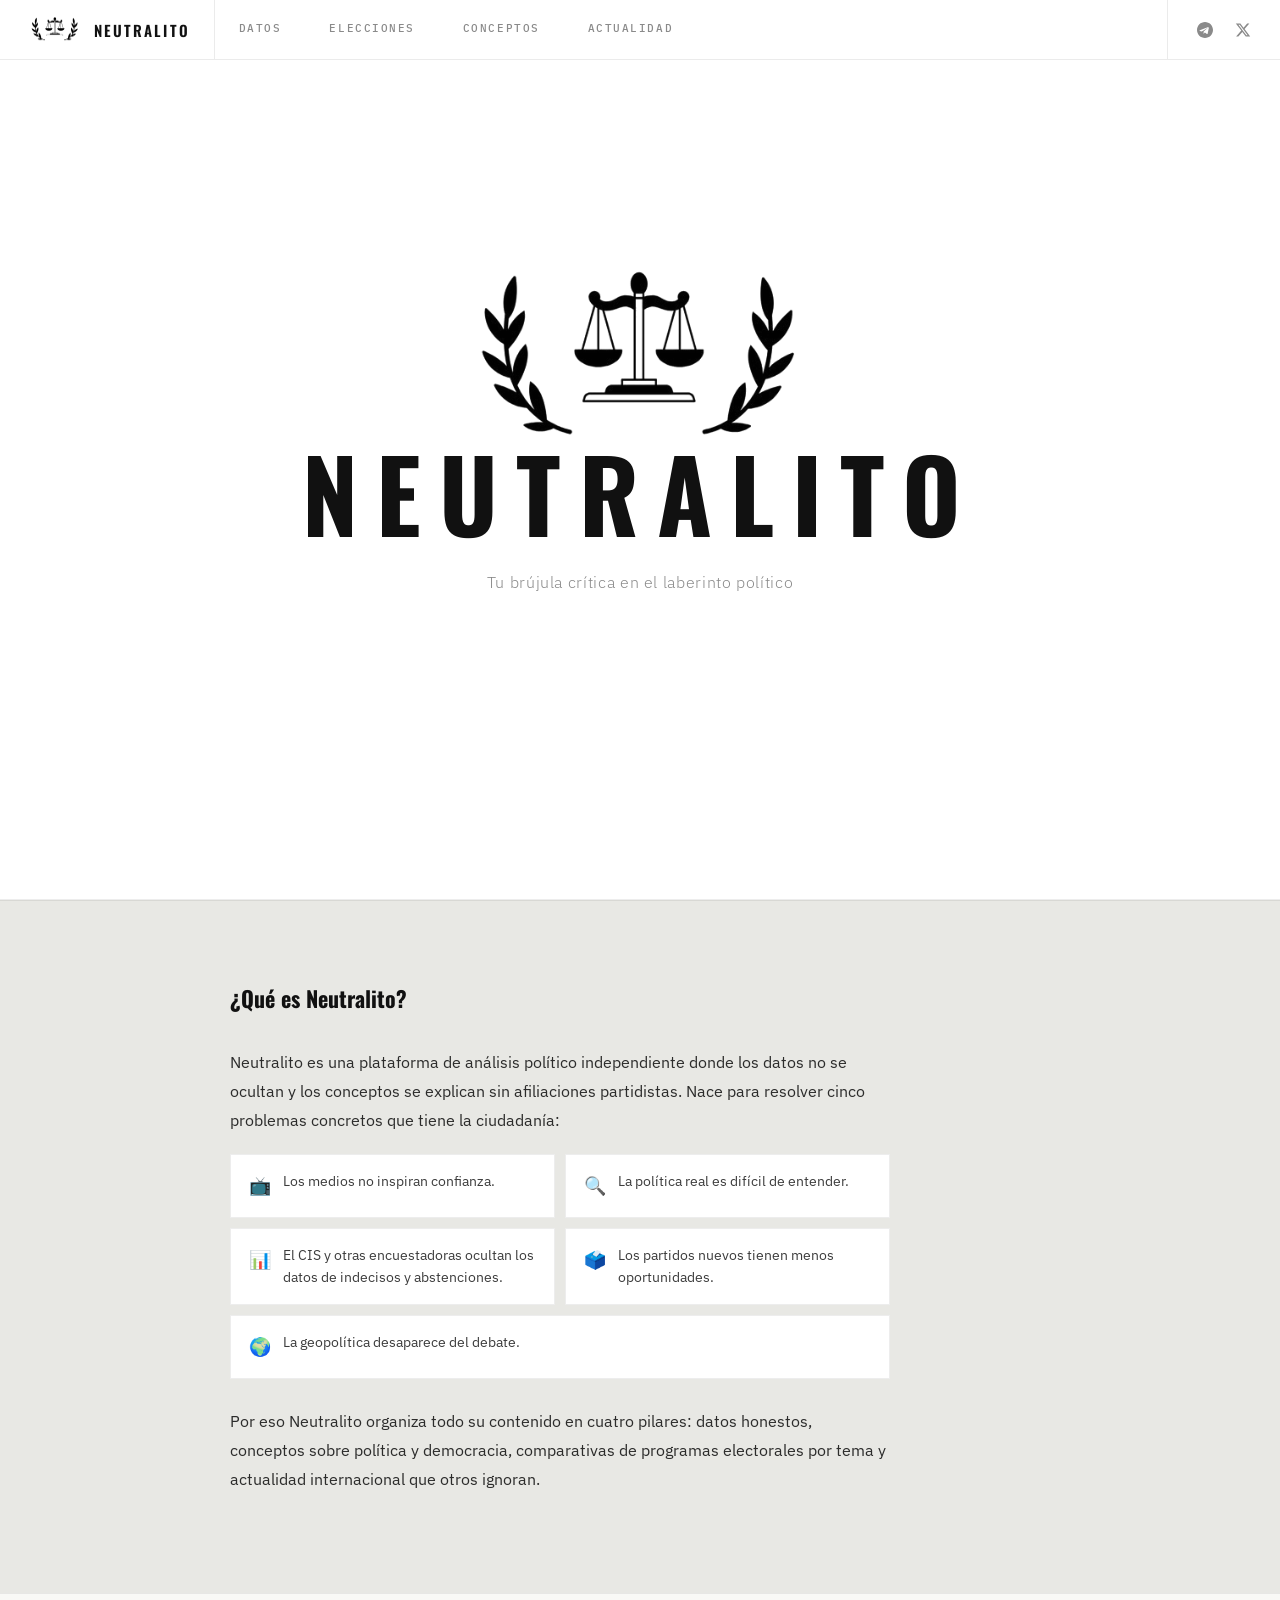
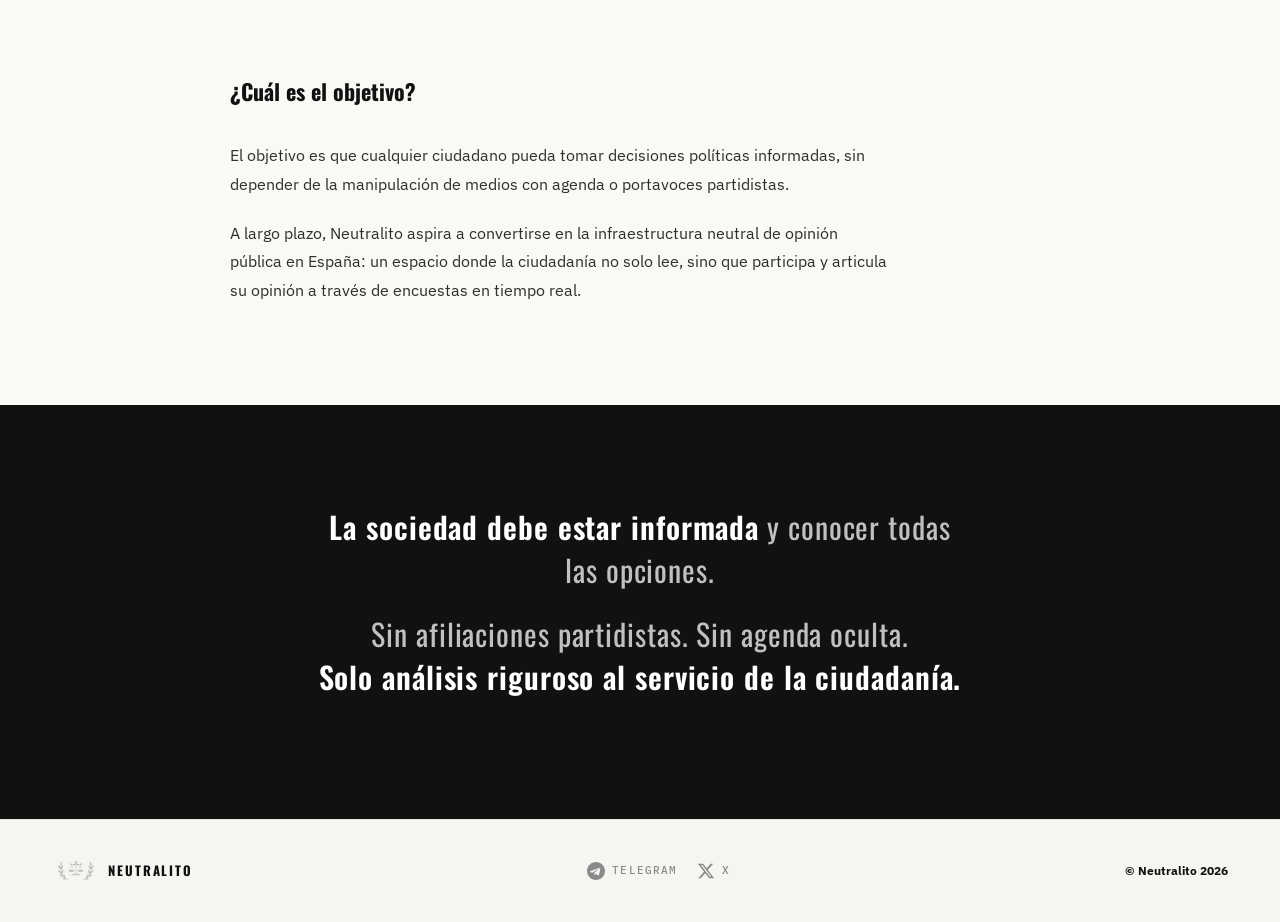
<file: index.html>
<!DOCTYPE html>
<html lang="es">
<head>
<meta charset="UTF-8">
<meta name="viewport" content="width=device-width, initial-scale=1.0">
<title>Neutralito — Análisis político independiente · Datos electorales España</title>

<meta name="description" content="Plataforma de análisis político independiente. Datos electorales sin maquillaje, candidaturas completas y resultados con abstención y censo completo. Sin agenda, sin filtros.">
<meta name="robots" content="index, follow">
<link rel="canonical" href="https://neutralito.github.io/web/">

<meta property="og:type" content="website">
<meta property="og:url" content="https://neutralito.github.io/web/">
<meta property="og:title" content="Neutralito — Análisis político independiente">
<meta property="og:description" content="Los datos sin maquillaje. Candidaturas completas, resultados con censo real y análisis sin agenda.">
<meta property="og:image" content="https://neutralito.github.io/web/imagenes/og_image.png">
<meta property="og:image:width" content="1200">
<meta property="og:image:height" content="630">
<meta property="og:locale" content="es_ES">
<meta property="og:site_name" content="Neutralito">

<meta name="twitter:card" content="summary_large_image">
<meta name="twitter:site" content="@Neutralito_e">
<meta name="twitter:title" content="Neutralito — Análisis político independiente">
<meta name="twitter:description" content="Los datos sin maquillaje. Candidaturas completas, resultados con censo real y análisis sin agenda.">
<meta name="twitter:image" content="https://neutralito.github.io/web/imagenes/og_image.png">

<link rel="preconnect" href="https://fonts.googleapis.com">
<link href="https://fonts.googleapis.com/css2?family=Oswald:wght@400;500;600;700&family=IBM+Plex+Sans:wght@300;400;500&family=IBM+Plex+Mono:wght@400;500&family=Playfair+Display:ital,wght@0,600;1,400&display=swap" rel="stylesheet">
<link rel="stylesheet" href="neutralito.css">
<style>
  :root {
    --white:       #ffffff;
    --off-white:   #f5f5f2;
    --silver:      #C0C0C0;
    --silver-dark: #8a8a8a;
    --black:       #111111;
    --black-soft:  #333333;
    --gold:        #FFD700;
  }

  * { margin: 0; padding: 0; box-sizing: border-box; }
  html { scroll-behavior: smooth; }

  body {
    background: var(--white);
    color: var(--black);
    font-family: 'IBM Plex Sans', sans-serif;
    font-weight: 300;
    line-height: 1.6;
    overflow-x: hidden;
  }

  /* ── NAV ── */
  nav {
    position: fixed;
    top: 0; left: 0; right: 0;
    z-index: 300;
    display: flex;
    align-items: stretch;
    height: 60px;
    background: var(--white);
    border-bottom: 1px solid rgba(0,0,0,0.08);
  }
  .nav-brand {
    display: flex;
    align-items: center;
    gap: 8px;
    padding: 0 24px;
    text-decoration: none;
    border-right: 1px solid rgba(0,0,0,0.08);
    flex-shrink: 0;
  }
  .nav-brand img { height: 28px; width: auto; object-fit: contain; }
  .nav-brand-text {
    font-family: 'Oswald', sans-serif;
    font-size: 15px;
    font-weight: 600;
    letter-spacing: 0.14em;
    text-transform: uppercase;
    color: var(--black);
  }
  .nav-tabs {
    display: flex;
    flex: 1;
    overflow-x: auto;
    scrollbar-width: none;
  }
  .nav-tabs::-webkit-scrollbar { display: none; }
  .nav-tab {
    display: flex;
    align-items: center;
    padding: 0 24px;
    font-family: 'IBM Plex Mono', monospace;
    font-size: 11px;
    font-weight: 500;
    letter-spacing: 0.14em;
    text-transform: uppercase;
    color: var(--silver-dark);
    text-decoration: none;
    border-bottom: 2px solid transparent;
    transition: color 0.2s, border-color 0.2s;
    white-space: nowrap;
  }
  .nav-tab:hover { color: var(--black); }
  .nav-tab.active { color: var(--black); border-bottom-color: var(--black); }
  .nav-social {
    display: flex;
    align-items: center;
    gap: 4px;
    padding: 0 20px;
    border-left: 1px solid rgba(0,0,0,0.08);
    flex-shrink: 0;
  }
  .nav-social-link {
    display: flex;
    align-items: center;
    justify-content: center;
    width: 34px;
    height: 34px;
    color: var(--silver-dark);
    text-decoration: none;
    transition: color 0.2s;
  }
  .nav-social-link:hover { color: var(--black); }
  .nav-hamburger {
    display: none;
    flex-direction: column;
    justify-content: center;
    gap: 5px;
    padding: 0 20px;
    cursor: pointer;
    margin-left: auto;
  }
  .nav-hamburger span { display: block; width: 22px; height: 2px; background: var(--black); }
  .nav-mobile-menu {
    position: fixed;
    top: 60px; left: 0; right: 0;
    background: var(--white);
    border-bottom: 2px solid rgba(0,0,0,0.1);
    z-index: 299;
    flex-direction: column;
    display: none;
    box-shadow: 0 8px 24px rgba(0,0,0,0.1);
  }
  @media (max-width: 768px) {
    .nav-mobile-menu.open { display: flex !important; }
    .nav-tabs { display: none; }
    .nav-hamburger { display: flex; }
    .nav-social { display: none; }
  }
  .nav-mobile-item {
    padding: 16px 24px;
    font-family: 'IBM Plex Mono', monospace;
    font-size: 12px;
    font-weight: 500;
    letter-spacing: 0.14em;
    text-transform: uppercase;
    color: var(--silver-dark);
    text-decoration: none;
    border-bottom: 1px solid rgba(0,0,0,0.05);
    display: block;
    transition: color 0.2s, background 0.2s;
  }
  .nav-mobile-item:hover { color: var(--black); background: var(--off-white); }
  .nav-mobile-item.active { color: var(--black); font-weight: 700; }

  /* ── HERO ── */
  .hero {
    min-height: 100vh;
    display: flex;
    flex-direction: column;
    align-items: center;
    justify-content: center;
    padding: 100px 48px 80px;
    text-align: center;
    background: var(--white);
    position: relative;
    border-bottom: 1px solid rgba(0,0,0,0.07);
  }
  .hero-brand {
    display: flex;
    flex-direction: column;
    align-items: center;
    gap: 0;
    margin-bottom: 28px;
  }
  .hero-brand-symbol {
    width: clamp(260px, 36vw, 420px);
    height: auto;
    object-fit: contain;
    display: block;
    margin-bottom: -16px;
  }
  .hero-brand-name {
    font-family: 'Oswald', sans-serif;
    font-size: clamp(48px, 9vw, 100px);
    font-weight: 700;
    letter-spacing: 0.18em;
    text-transform: uppercase;
    color: var(--black);
    line-height: 1;
    padding-top: 4px;
  }
  .hero-tagline {
    font-size: clamp(13px, 1.5vw, 16px);
    font-weight: 300;
    color: var(--silver-dark);
    letter-spacing: 0.04em;
    margin-bottom: 60px;
  }

  /* ── QUÉ ES ── */
  .info-section {
    padding: 80px 52px;
    border-top: 1px solid rgba(0,0,0,0.07);
  }
  .info-inner { max-width: 820px; margin: 0 auto; }
  .section-label {
    font-family: 'Oswald', sans-serif;
    font-size: 22px;
    font-weight: 700;
    color: var(--black);
    margin-bottom: 32px;
    display: block;
  }
  .info-texto {
    font-family: 'IBM Plex Sans', sans-serif;
    font-size: 15.5px;
    font-weight: 400;
    color: rgba(17,17,17,0.88);
    line-height: 1.85;
    max-width: 660px;
    margin-bottom: 20px;
  }
  .problema-grid {
    display: grid;
    grid-template-columns: 1fr 1fr;
    gap: 10px;
    margin: 20px 0 28px;
    max-width: 660px;
  }
  .problema-card {
    background: var(--white);
    border: 1px solid rgba(0,0,0,0.07);
    padding: 16px 18px;
    display: flex;
    align-items: flex-start;
    gap: 12px;
    transition: border-color 0.2s, transform 0.15s;
  }
  .problema-card:hover { border-color: rgba(0,0,0,0.18); transform: translateY(-1px); }
  .problema-card:last-child:nth-child(odd) { grid-column: 1 / -1; }
  .problema-icon { font-size: 18px; flex-shrink: 0; margin-top: 1px; }
  .problema-texto {
    font-family: 'IBM Plex Sans', sans-serif;
    font-size: 14px;
    font-weight: 400;
    color: rgba(17,17,17,0.82);
    line-height: 1.55;
  }

  /* ── MANIFIESTO ── */
  .manifiesto {
    background: var(--black);
    padding: 100px 52px;
    text-align: center;
  }
  .manifiesto-inner { max-width: 660px; margin: 0 auto; }
  .manifiesto-frase {
    font-family: 'Oswald', sans-serif;
    font-size: clamp(20px, 3vw, 30px);
    font-weight: 400;
    line-height: 1.45;
    letter-spacing: 0.03em;
    color: var(--silver);
    margin-bottom: 20px;
  }
  .manifiesto-frase strong { color: var(--white); font-weight: 600; }

  /* ── FOOTER ── */
  footer {
    background: var(--off-white);
    border-top: 1px solid rgba(0,0,0,0.07);
    padding: 40px 52px;
    display: flex;
    align-items: center;
    justify-content: space-between;
    flex-wrap: wrap;
    gap: 16px;
  }
  .footer-marca { display: flex; align-items: center; gap: 8px; }
  .footer-marca img { height: 22px; }
  .footer-marca-text {
    font-family: 'Oswald', sans-serif;
    font-size: 13px;
    font-weight: 700;
    letter-spacing: 0.14em;
    text-transform: uppercase;
    color: var(--black);
  }
  .footer-social { display: flex; gap: 20px; align-items: center; }
  .social-link {
    display: flex;
    align-items: center;
    gap: 7px;
    font-family: 'IBM Plex Mono', monospace;
    font-size: 11px;
    font-weight: 500;
    letter-spacing: 0.1em;
    text-transform: uppercase;
    color: var(--silver-dark);
    text-decoration: none;
    transition: color 0.2s;
  }
  .social-link:hover { color: var(--black); }
  .footer-copy {
    font-family: 'IBM Plex Sans', sans-serif;
    font-size: 12px;
    font-weight: 300;
    color: var(--silver-dark);
  }

  @media (max-width: 768px) {
    .hero, .info-section, .manifiesto, footer { padding-left: 24px; padding-right: 24px; }
    .problema-grid { grid-template-columns: 1fr; }
    .problema-card:last-child:nth-child(odd) { grid-column: auto; }
    footer { flex-direction: column; align-items: center; text-align: center; }
  }

  /* ── BARRA NAV MÓVIL FIJA ABAJO ── */
  .nav-barra-abajo {
    display: none;
    position: fixed;
    bottom: 0; left: 0; right: 0;
    z-index: 400;
    height: 64px;
    background: var(--white);
    border-top: 1px solid rgba(0,0,0,0.08);
    box-shadow: 0 -4px 20px rgba(0,0,0,0.06);
  }
  .nb-inner {
    display: flex;
    width: 100%;
    height: 100%;
  }
  .nb-btn {
    flex: 1;
    display: flex;
    flex-direction: column;
    align-items: center;
    justify-content: center;
    gap: 3px;
    text-decoration: none;
    color: var(--silver-dark);
    transition: color 0.2s;
    padding: 8px 4px;
    border-top: 2px solid transparent;
  }
  .nb-btn.active {
    color: var(--black);
    border-top-color: var(--black);
  }
  .nb-btn svg { width: 20px; height: 20px; }
  .nb-label {
    font-family: 'IBM Plex Mono', monospace;
    font-size: 9px;
    font-weight: 500;
    letter-spacing: 0.08em;
    text-transform: uppercase;
  }
  @media (max-width: 768px) {
    .nav-barra-abajo { display: flex; }
    body { padding-bottom: 64px; }
  }

</style>
<script defer src="https://cloud.umami.is/script.js" data-website-id="a4884acc-6164-420b-81f0-c24fb1109fbe"></script>
<link rel="sitemap" type="application/xml" href="/web/sitemap.xml">
</head>
<body>

<!-- NAV -->
<nav>
  <a href="index.html" class="nav-brand">
    <img src="imagenes/logo_neutralito.png" alt="Neutralito">
    <span class="nav-brand-text">Neutralito</span>
  </a>
  <div class="nav-tabs">
    <a href="datos.html" class="nav-tab">Datos</a>
    <a href="elecciones.html" class="nav-tab">Elecciones</a>
    <a href="conceptos.html" class="nav-tab">Conceptos</a>
    <a href="actualidad.html" class="nav-tab">Actualidad</a>
  </div>
  <div class="nav-hamburger" onclick="toggleMenu()" id="hamburger">
    <span></span><span></span><span></span>
  </div>
  <div class="nav-social">
    <a href="https://t.me/neutralito" target="_blank" class="nav-social-link">
      <svg width="16" height="16" viewBox="0 0 24 24" fill="currentColor"><path d="M12 0C5.373 0 0 5.373 0 12s5.373 12 12 12 12-5.373 12-12S18.627 0 12 0zm5.894 8.221-1.97 9.28c-.145.658-.537.818-1.084.508l-3-2.21-1.447 1.394c-.16.16-.295.295-.605.295l.213-3.053 5.56-5.023c.242-.213-.054-.333-.373-.12L7.17 14.36l-2.945-.918c-.64-.203-.658-.64.135-.953l11.57-4.461c.537-.194 1.006.131.964.193z"/></svg>
    </a>
    <a href="https://x.com/Neutralito_e" target="_blank" class="nav-social-link">
      <svg width="16" height="16" viewBox="0 0 24 24" fill="currentColor"><path d="M18.244 2.25h3.308l-7.227 8.26 8.502 11.24H16.17l-5.214-6.817L4.99 21.75H1.68l7.73-8.835L1.254 2.25H8.08l4.713 6.231zm-1.161 17.52h1.833L7.084 4.126H5.117z"/></svg>
    </a>
  </div>
</nav>

<!-- MOBILE MENU -->
<div class="nav-mobile-menu" id="mobileMenu">
  <a href="index.html" class="nav-mobile-item active">Inicio</a>
  <a href="datos.html" class="nav-mobile-item">Datos</a>
  <a href="elecciones.html" class="nav-mobile-item">Elecciones</a>
  <a href="conceptos.html" class="nav-mobile-item">Conceptos</a>
  <a href="actualidad.html" class="nav-mobile-item">Actualidad</a>
</div>

<!-- HERO -->
<section class="hero">
  <div class="hero-brand">
    <img src="imagenes/logo_neutralito.png" alt="Neutralito" class="hero-brand-symbol">
    <span class="hero-brand-name">Neutralito</span>
  </div>
  <p class="hero-tagline">Tu brújula crítica en el laberinto político</p>
</section>

<!-- QUÉ ES -->
<section class="info-section" style="background:#e8e8e4;">
  <div class="info-inner">
    <span class="section-label">¿Qué es Neutralito?</span>
    <p class="info-texto">Neutralito es una plataforma de análisis político independiente donde los datos no se ocultan y los conceptos se explican sin afiliaciones partidistas. Nace para resolver cinco problemas concretos que tiene la ciudadanía:</p>
    <div class="problema-grid">
      <div class="problema-card">
        <span class="problema-icon">📺</span>
        <span class="problema-texto">Los medios no inspiran confianza.</span>
      </div>
      <div class="problema-card">
        <span class="problema-icon">🔍</span>
        <span class="problema-texto">La política real es difícil de entender.</span>
      </div>
      <div class="problema-card">
        <span class="problema-icon">📊</span>
        <span class="problema-texto">El CIS y otras encuestadoras ocultan los datos de indecisos y abstenciones.</span>
      </div>
      <div class="problema-card">
        <span class="problema-icon">🗳️</span>
        <span class="problema-texto">Los partidos nuevos tienen menos oportunidades.</span>
      </div>
      <div class="problema-card">
        <span class="problema-icon">🌍</span>
        <span class="problema-texto">La geopolítica desaparece del debate.</span>
      </div>
    </div>
    <p class="info-texto">Por eso Neutralito organiza todo su contenido en cuatro pilares: datos honestos, conceptos sobre política y democracia, comparativas de programas electorales por tema y actualidad internacional que otros ignoran.</p>
  </div>
</section>

<!-- OBJETIVO -->
<section class="info-section" style="background:#f9f9f6;">
  <div class="info-inner">
    <span class="section-label">¿Cuál es el objetivo?</span>
    <p class="info-texto">El objetivo es que cualquier ciudadano pueda tomar decisiones políticas informadas, sin depender de la manipulación de medios con agenda o portavoces partidistas.</p>
    <p class="info-texto">A largo plazo, Neutralito aspira a convertirse en la infraestructura neutral de opinión pública en España: un espacio donde la ciudadanía no solo lee, sino que participa y articula su opinión a través de encuestas en tiempo real.</p>
  </div>
</section>

<!-- MANIFIESTO -->
<section class="manifiesto">
  <div class="manifiesto-inner">
    <p class="manifiesto-frase"><strong>La sociedad debe estar informada</strong> y conocer todas las opciones.</p>
    <p class="manifiesto-frase">Sin afiliaciones partidistas. Sin agenda oculta.<br><strong>Solo análisis riguroso al servicio de la ciudadanía.</strong></p>
  </div>
</section>

<!-- FOOTER -->
<footer>
  <div class="footer-marca">
    <img src="imagenes/logo_neutralito.png" alt="Neutralito">
    <span class="footer-marca-text">Neutralito</span>
  </div>
  <div class="footer-social">
    <a href="https://t.me/neutralito" target="_blank" class="social-link">
      <svg width="18" height="18" viewBox="0 0 24 24" fill="currentColor"><path d="M12 0C5.373 0 0 5.373 0 12s5.373 12 12 12 12-5.373 12-12S18.627 0 12 0zm5.894 8.221-1.97 9.28c-.145.658-.537.818-1.084.508l-3-2.21-1.447 1.394c-.16.16-.295.295-.605.295l.213-3.053 5.56-5.023c.242-.213-.054-.333-.373-.12L7.17 14.36l-2.945-.918c-.64-.203-.658-.64.135-.953l11.57-4.461c.537-.194 1.006.131.964.193z"/></svg>
      Telegram
    </a>
    <a href="https://x.com/Neutralito_e" target="_blank" class="social-link">
      <svg width="18" height="18" viewBox="0 0 24 24" fill="currentColor"><path d="M18.244 2.25h3.308l-7.227 8.26 8.502 11.24H16.17l-5.214-6.817L4.99 21.75H1.68l7.73-8.835L1.254 2.25H8.08l4.713 6.231zm-1.161 17.52h1.833L7.084 4.126H5.117z"/></svg>
      X
    </a>
  </div>
  <div class="footer-copy"><strong style="color:var(--black)">© Neutralito 2026</strong></div>
</footer>

<script>
function toggleMenu() {
  document.getElementById('mobileMenu').classList.toggle('open');
}
document.addEventListener('click', function(e) {
  const menu = document.getElementById('mobileMenu');
  const hamburger = document.getElementById('hamburger');
  if (menu && hamburger && !menu.contains(e.target) && !hamburger.contains(e.target)) {
    menu.classList.remove('open');
  }
});
</script>

<!-- BARRA NAV MÓVIL FIJA ABAJO -->
<div class="nav-barra-abajo">
  <div class="nb-inner">
    <a href="datos.html" class="nb-btn">
      <svg viewBox="0 0 24 24" fill="none" stroke="currentColor" stroke-width="2" stroke-linecap="round" stroke-linejoin="round"><rect x="3" y="3" width="7" height="7"/><rect x="14" y="3" width="7" height="7"/><rect x="3" y="14" width="7" height="7"/><rect x="14" y="14" width="7" height="7"/></svg>
      <span class="nb-label">Datos</span>
    </a>
    <a href="elecciones.html" class="nb-btn">
      <svg viewBox="0 0 24 24" fill="none" stroke="currentColor" stroke-width="2" stroke-linecap="round" stroke-linejoin="round"><path d="M9 5H7a2 2 0 0 0-2 2v12a2 2 0 0 0 2 2h10a2 2 0 0 0 2-2V7a2 2 0 0 0-2-2h-2"/><rect x="9" y="3" width="6" height="4" rx="1"/><path d="M9 12h6M9 16h4"/></svg>
      <span class="nb-label">Elecciones</span>
    </a>
    <a href="conceptos.html" class="nb-btn">
      <svg viewBox="0 0 24 24" fill="none" stroke="currentColor" stroke-width="2" stroke-linecap="round" stroke-linejoin="round"><circle cx="12" cy="12" r="10"/><path d="M12 8v4M12 16h.01"/></svg>
      <span class="nb-label">Conceptos</span>
    </a>
    <a href="actualidad.html" class="nb-btn">
      <svg viewBox="0 0 24 24" fill="none" stroke="currentColor" stroke-width="2" stroke-linecap="round" stroke-linejoin="round"><circle cx="12" cy="12" r="10"/><line x1="2" y1="12" x2="22" y2="12"/><path d="M12 2a15.3 15.3 0 0 1 4 10 15.3 15.3 0 0 1-4 10 15.3 15.3 0 0 1-4-10 15.3 15.3 0 0 1 4-10z"/></svg>
      <span class="nb-label">Actualidad</span>
    </a>
  </div>
</div>

</body>
</html>
</file>
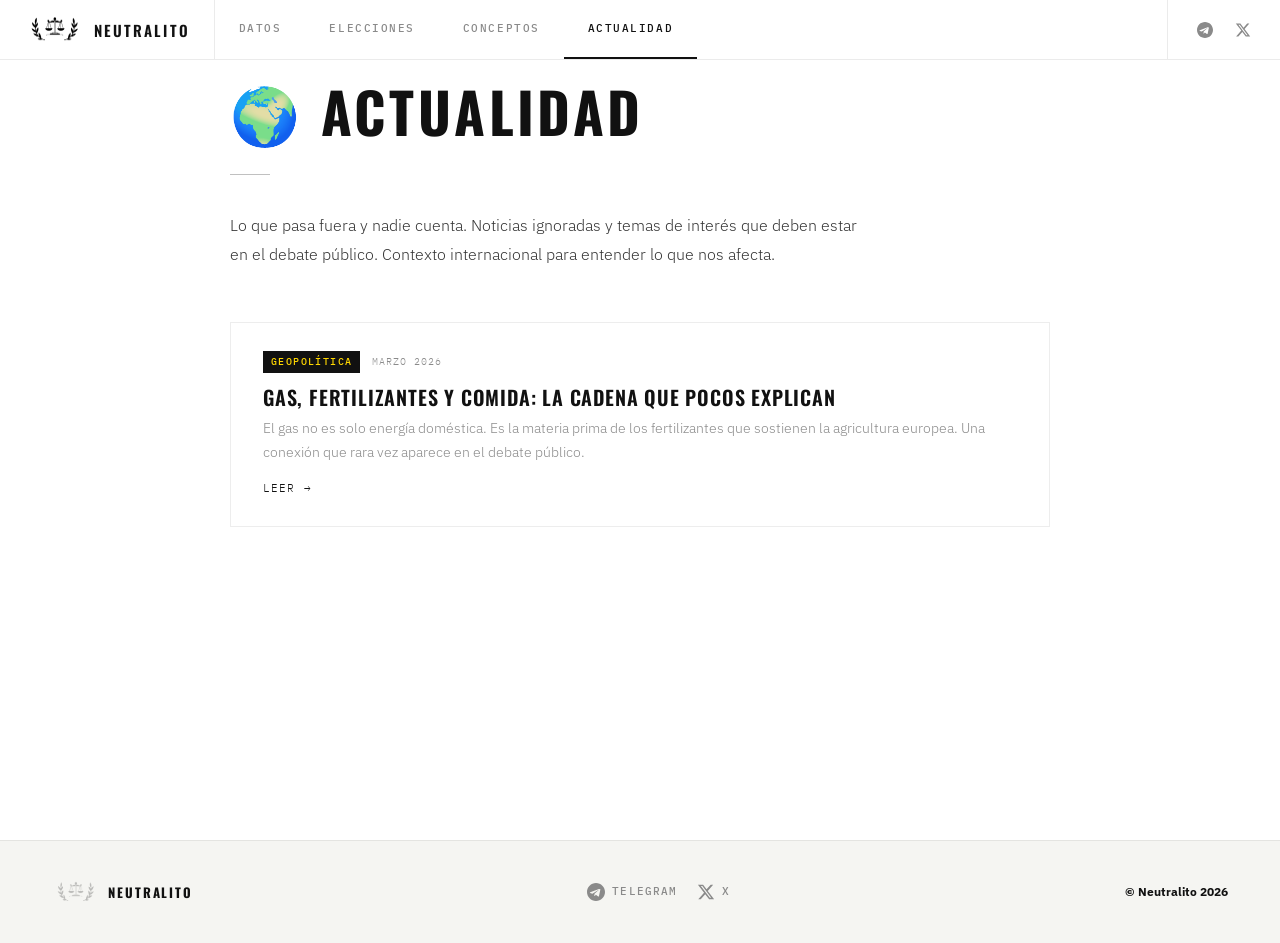
<file: actualidad.html>
<!DOCTYPE html>
<html lang="es">
<head>
<meta charset="UTF-8">
<meta name="viewport" content="width=device-width, initial-scale=1.0">
<title>Actualidad — Neutralito · Geopolítica y noticias ignoradas</title>
<meta name="description" content="Lo que pasa fuera y nadie cuenta. Noticias ignoradas, geopolítica y contexto internacional para entender lo que nos afecta. Sin agenda.">
<meta name="robots" content="index, follow">
<link rel="canonical" href="https://neutralito.github.io/web/actualidad.html">

<meta property="og:type" content="website">
<meta property="og:url" content="https://neutralito.github.io/web/actualidad.html">
<meta property="og:title" content="Actualidad — Neutralito">
<meta property="og:description" content="Lo que pasa fuera y nadie cuenta. Geopolítica y noticias ignoradas sin agenda.">
<meta property="og:image" content="https://neutralito.github.io/web/imagenes/og_image.png">
<meta property="og:locale" content="es_ES">
<meta property="og:site_name" content="Neutralito">

<meta name="twitter:card" content="summary_large_image">
<meta name="twitter:site" content="@Neutralito_e">
<meta name="twitter:title" content="Actualidad — Neutralito">
<meta name="twitter:description" content="Lo que pasa fuera y nadie cuenta. Geopolítica y noticias ignoradas sin agenda.">
<meta name="twitter:image" content="https://neutralito.github.io/web/imagenes/og_image.png">

<link rel="preconnect" href="https://fonts.googleapis.com">
<link href="https://fonts.googleapis.com/css2?family=Oswald:wght@400;500;600;700&family=IBM+Plex+Sans:wght@300;400;500&family=IBM+Plex+Mono:wght@400;500&display=swap" rel="stylesheet">
<link rel="stylesheet" href="neutralito.css">
<style>
  :root {
    --white:       #ffffff;
    --off-white:   #f5f5f2;
    --silver:      #C0C0C0;
    --silver-dark: #8a8a8a;
    --black:       #111111;
    --black-soft:  #333333;
    --gold:        #FFD700;
  }

  * { margin: 0; padding: 0; box-sizing: border-box; }
  html { scroll-behavior: smooth; }

  body {
    background: var(--white);
    color: var(--black);
    font-family: 'IBM Plex Sans', sans-serif;
    font-weight: 300;
    line-height: 1.6;
    overflow-x: hidden;
  }

  nav {
    position: fixed;
    top: 0; left: 0; right: 0;
    z-index: 300;
    display: flex;
    align-items: stretch;
    height: 60px;
    background: var(--white);
    border-bottom: 1px solid rgba(0,0,0,0.08);
  }
  .nav-brand {
    display: flex;
    align-items: center;
    gap: 8px;
    padding: 0 24px;
    text-decoration: none;
    border-right: 1px solid rgba(0,0,0,0.08);
    flex-shrink: 0;
  }
  .nav-brand img { height: 28px; width: auto; object-fit: contain; }
  .nav-brand-text {
    font-family: 'Oswald', sans-serif;
    font-size: 15px;
    font-weight: 600;
    letter-spacing: 0.14em;
    text-transform: uppercase;
    color: var(--black);
  }
  .nav-tabs {
    display: flex;
    flex: 1;
    overflow-x: auto;
    scrollbar-width: none;
  }
  .nav-tabs::-webkit-scrollbar { display: none; }
  .nav-tab {
    display: flex;
    align-items: center;
    padding: 0 24px;
    font-family: 'IBM Plex Mono', monospace;
    font-size: 11px;
    font-weight: 500;
    letter-spacing: 0.14em;
    text-transform: uppercase;
    color: var(--silver-dark);
    text-decoration: none;
    border-bottom: 2px solid transparent;
    transition: color 0.2s, border-color 0.2s;
    white-space: nowrap;
  }
  .nav-tab:hover { color: var(--black); }
  .nav-tab.active { color: var(--black); border-bottom-color: var(--black); }
  .nav-social {
    display: flex;
    align-items: center;
    gap: 4px;
    padding: 0 20px;
    border-left: 1px solid rgba(0,0,0,0.08);
    flex-shrink: 0;
  }
  .nav-social-link {
    display: flex;
    align-items: center;
    justify-content: center;
    width: 34px;
    height: 34px;
    color: var(--silver-dark);
    text-decoration: none;
    transition: color 0.2s;
  }
  .nav-social-link:hover { color: var(--black); }
  .nav-hamburger {
    display: none;
    flex-direction: column;
    justify-content: center;
    gap: 5px;
    padding: 0 20px;
    cursor: pointer;
    margin-left: auto;
  }
  .nav-hamburger span { display: block; width: 22px; height: 2px; background: var(--black); }
  .nav-mobile-menu {
    position: fixed;
    top: 60px; left: 0; right: 0;
    background: var(--white);
    border-bottom: 2px solid rgba(0,0,0,0.1);
    z-index: 299;
    flex-direction: column;
    display: none;
    box-shadow: 0 8px 24px rgba(0,0,0,0.1);
  }
  @media (max-width: 768px) {
    .nav-mobile-menu.open { display: flex !important; }
    .nav-tabs { display: none; }
    .nav-hamburger { display: flex; }
    .nav-social { display: none; }
  }
  .nav-mobile-item {
    padding: 16px 24px;
    font-family: 'IBM Plex Mono', monospace;
    font-size: 12px;
    font-weight: 500;
    letter-spacing: 0.14em;
    text-transform: uppercase;
    color: var(--silver-dark);
    text-decoration: none;
    border-bottom: 1px solid rgba(0,0,0,0.05);
    display: block;
    transition: color 0.2s, background 0.2s;
  }
  .nav-mobile-item:hover { color: var(--black); background: var(--off-white); }
  .nav-mobile-item.active { color: var(--black); font-weight: 700; }

  .inner-page {
    min-height: calc(100vh - 60px);
    padding: 80px 52px 100px;
  }
  .inner-page-inner { max-width: 820px; margin: 0 auto; }

  .page-badge {
    font-family: 'Oswald', sans-serif;
    font-size: 12px;
    font-weight: 500;
    letter-spacing: 0.12em;
    text-transform: uppercase;
    color: var(--silver-dark);
    border: 1px solid rgba(0,0,0,0.1);
    display: inline-block;
    padding: 5px 12px;
    margin-bottom: 28px;
  }
  .page-titulo {
    font-family: 'Oswald', sans-serif;
    font-size: clamp(32px, 5vw, 56px);
    font-weight: 700;
    letter-spacing: 0.06em;
    text-transform: uppercase;
    color: var(--black);
    margin-bottom: 32px;
    line-height: 1.1;
  }
  .page-divider {
    width: 40px;
    height: 1px;
    background: var(--silver);
    margin-bottom: 36px;
  }
  .page-texto {
    font-size: 16px;
    font-weight: 300;
    color: rgba(17,17,17,0.85);
    line-height: 1.85;
    margin-bottom: 20px;
    max-width: 640px;
  }

  /* Tarjetas de piezas */
  .articulos { margin-top: 52px; display: flex; flex-direction: column; gap: 1px; }
  .articulo-card {
    display: block;
    text-decoration: none;
    background: var(--white);
    border: 1px solid rgba(0,0,0,0.07);
    padding: 28px 32px;
    transition: border-color 0.2s, box-shadow 0.2s;
  }
  .articulo-card:hover {
    border-color: rgba(0,0,0,0.18);
    box-shadow: 0 4px 20px rgba(0,0,0,0.06);
  }
  .articulo-meta {
    display: flex;
    align-items: center;
    gap: 12px;
    margin-bottom: 12px;
  }
  .articulo-tag {
    font-family: 'IBM Plex Mono', monospace;
    font-size: 10px;
    font-weight: 500;
    letter-spacing: 0.14em;
    text-transform: uppercase;
    background: var(--black);
    color: #FFD700;
    padding: 3px 8px;
  }
  .articulo-fecha {
    font-family: 'IBM Plex Mono', monospace;
    font-size: 10px;
    letter-spacing: 0.1em;
    text-transform: uppercase;
    color: var(--silver-dark);
  }
  .articulo-titulo {
    font-family: 'Oswald', sans-serif;
    font-size: 20px;
    font-weight: 600;
    letter-spacing: 0.04em;
    text-transform: uppercase;
    color: var(--black);
    margin-bottom: 8px;
    line-height: 1.2;
  }
  .articulo-desc {
    font-family: 'IBM Plex Sans', sans-serif;
    font-size: 14px;
    font-weight: 300;
    color: var(--silver-dark);
    line-height: 1.7;
  }
  .articulo-arrow {
    margin-top: 16px;
    font-family: 'IBM Plex Mono', monospace;
    font-size: 11px;
    letter-spacing: 0.1em;
    text-transform: uppercase;
    color: var(--black);
  }

  @media (max-width: 768px) {
    .articulo-card { padding: 20px; }
  }

  footer {
    background: var(--off-white);
    border-top: 1px solid rgba(0,0,0,0.07);
    padding: 40px 52px;
    display: flex;
    align-items: center;
    justify-content: space-between;
    flex-wrap: wrap;
    gap: 16px;
  }
  .footer-marca { display: flex; align-items: center; gap: 8px; }
  .footer-marca img { height: 22px; }
  .footer-marca-text {
    font-family: 'Oswald', sans-serif;
    font-size: 13px;
    font-weight: 700;
    letter-spacing: 0.14em;
    text-transform: uppercase;
    color: var(--black);
  }
  .footer-social { display: flex; gap: 20px; align-items: center; }
  .social-link {
    display: flex;
    align-items: center;
    gap: 7px;
    font-family: 'IBM Plex Mono', monospace;
    font-size: 11px;
    font-weight: 500;
    letter-spacing: 0.1em;
    text-transform: uppercase;
    color: var(--silver-dark);
    text-decoration: none;
    transition: color 0.2s;
  }
  .social-link:hover { color: var(--black); }
  .footer-copy {
    font-family: 'IBM Plex Sans', sans-serif;
    font-size: 12px;
    font-weight: 300;
    color: var(--silver-dark);
  }

  @media (max-width: 768px) {
    .inner-page { padding: 80px 24px 80px; }
    footer { padding: 28px 24px; flex-direction: column; align-items: center; text-align: center; }
  }

  /* ── BARRA NAV MÓVIL FIJA ABAJO ── */
  .nav-barra-abajo {
    display: none;
    position: fixed;
    bottom: 0; left: 0; right: 0;
    z-index: 400;
    height: 64px;
    background: var(--white);
    border-top: 1px solid rgba(0,0,0,0.08);
    box-shadow: 0 -4px 20px rgba(0,0,0,0.06);
  }
  .nb-inner {
    display: flex;
    width: 100%;
    height: 100%;
  }
  .nb-btn {
    flex: 1;
    display: flex;
    flex-direction: column;
    align-items: center;
    justify-content: center;
    gap: 3px;
    text-decoration: none;
    color: var(--silver-dark);
    transition: color 0.2s;
    padding: 8px 4px;
    border-top: 2px solid transparent;
  }
  .nb-btn.active {
    color: var(--black);
    border-top-color: var(--black);
  }
  .nb-btn svg { width: 20px; height: 20px; }
  .nb-label {
    font-family: 'IBM Plex Mono', monospace;
    font-size: 9px;
    font-weight: 500;
    letter-spacing: 0.08em;
    text-transform: uppercase;
  }
  @media (max-width: 768px) {
    .nav-barra-abajo { display: flex; }
    body { padding-bottom: 64px; }
  }

</style>
<script defer src="https://cloud.umami.is/script.js" data-website-id="a4884acc-6164-420b-81f0-c24fb1109fbe"></script>
<link rel="sitemap" type="application/xml" href="/web/sitemap.xml">
</head>
<body>

<nav>
  <a href="index.html" class="nav-brand">
    <img src="imagenes/logo_neutralito.png" alt="Neutralito">
    <span class="nav-brand-text">Neutralito</span>
  </a>
  <div class="nav-tabs">
    <a href="datos.html" class="nav-tab">Datos</a>
    <a href="elecciones.html" class="nav-tab">Elecciones</a>
    <a href="conceptos.html" class="nav-tab">Conceptos</a>
    <a href="actualidad.html" class="nav-tab active">Actualidad</a>
  </div>
  <div class="nav-hamburger" onclick="toggleMenu()" id="hamburger">
    <span></span><span></span><span></span>
  </div>
  <div class="nav-social">
    <a href="https://t.me/neutralito" target="_blank" class="nav-social-link">
      <svg width="16" height="16" viewBox="0 0 24 24" fill="currentColor"><path d="M12 0C5.373 0 0 5.373 0 12s5.373 12 12 12 12-5.373 12-12S18.627 0 12 0zm5.894 8.221-1.97 9.28c-.145.658-.537.818-1.084.508l-3-2.21-1.447 1.394c-.16.16-.295.295-.605.295l.213-3.053 5.56-5.023c.242-.213-.054-.333-.373-.12L7.17 14.36l-2.945-.918c-.64-.203-.658-.64.135-.953l11.57-4.461c.537-.194 1.006.131.964.193z"/></svg>
    </a>
    <a href="https://x.com/Neutralito_e" target="_blank" class="nav-social-link">
      <svg width="16" height="16" viewBox="0 0 24 24" fill="currentColor"><path d="M18.244 2.25h3.308l-7.227 8.26 8.502 11.24H16.17l-5.214-6.817L4.99 21.75H1.68l7.73-8.835L1.254 2.25H8.08l4.713 6.231zm-1.161 17.52h1.833L7.084 4.126H5.117z"/></svg>
    </a>
  </div>
</nav>

<div class="nav-mobile-menu" id="mobileMenu">
  <a href="index.html" class="nav-mobile-item">Inicio</a>
  <a href="datos.html" class="nav-mobile-item">Datos</a>
  <a href="elecciones.html" class="nav-mobile-item">Elecciones</a>
  <a href="conceptos.html" class="nav-mobile-item">Conceptos</a>
  <a href="actualidad.html" class="nav-mobile-item active">Actualidad</a>
</div>

<div class="inner-page">
  <div class="inner-page-inner">
    <h1 class="page-titulo">🌍 Actualidad</h1>
    <div class="page-divider"></div>
    <p class="page-texto">Lo que pasa fuera y nadie cuenta. Noticias ignoradas y temas de interés que deben estar en el debate público. Contexto internacional para entender lo que nos afecta.</p>

    <div class="articulos">
      <a href="gas-fertilizantes.html" class="articulo-card">
        <div class="articulo-meta">
          <span class="articulo-tag">Geopolítica</span>
          <span class="articulo-fecha">Marzo 2026</span>
        </div>
        <div class="articulo-titulo">Gas, fertilizantes y comida: la cadena que pocos explican</div>
        <p class="articulo-desc">El gas no es solo energía doméstica. Es la materia prima de los fertilizantes que sostienen la agricultura europea. Una conexión que rara vez aparece en el debate público.</p>
        <div class="articulo-arrow">Leer →</div>
      </a>
    </div>
  </div>
</div>

<footer>
  <div class="footer-marca">
    <img src="imagenes/logo_neutralito.png" alt="Neutralito">
    <span class="footer-marca-text">Neutralito</span>
  </div>
  <div class="footer-social">
    <a href="https://t.me/neutralito" target="_blank" class="social-link">
      <svg width="18" height="18" viewBox="0 0 24 24" fill="currentColor"><path d="M12 0C5.373 0 0 5.373 0 12s5.373 12 12 12 12-5.373 12-12S18.627 0 12 0zm5.894 8.221-1.97 9.28c-.145.658-.537.818-1.084.508l-3-2.21-1.447 1.394c-.16.16-.295.295-.605.295l.213-3.053 5.56-5.023c.242-.213-.054-.333-.373-.12L7.17 14.36l-2.945-.918c-.64-.203-.658-.64.135-.953l11.57-4.461c.537-.194 1.006.131.964.193z"/></svg>
      Telegram
    </a>
    <a href="https://x.com/Neutralito_e" target="_blank" class="social-link">
      <svg width="18" height="18" viewBox="0 0 24 24" fill="currentColor"><path d="M18.244 2.25h3.308l-7.227 8.26 8.502 11.24H16.17l-5.214-6.817L4.99 21.75H1.68l7.73-8.835L1.254 2.25H8.08l4.713 6.231zm-1.161 17.52h1.833L7.084 4.126H5.117z"/></svg>
      X
    </a>
  </div>
  <div class="footer-copy"><strong style="color:var(--black)">© Neutralito 2026</strong></div>
</footer>

<script>
function toggleMenu() {
  document.getElementById('mobileMenu').classList.toggle('open');
}
document.addEventListener('click', function(e) {
  const menu = document.getElementById('mobileMenu');
  const hamburger = document.getElementById('hamburger');
  if (menu && hamburger && !menu.contains(e.target) && !hamburger.contains(e.target)) {
    menu.classList.remove('open');
  }
});
</script>

<!-- BARRA NAV MÓVIL FIJA ABAJO -->
<div class="nav-barra-abajo">
  <div class="nb-inner">
    <a href="datos.html" class="nb-btn">
      <svg viewBox="0 0 24 24" fill="none" stroke="currentColor" stroke-width="2" stroke-linecap="round" stroke-linejoin="round"><rect x="3" y="3" width="7" height="7"/><rect x="14" y="3" width="7" height="7"/><rect x="3" y="14" width="7" height="7"/><rect x="14" y="14" width="7" height="7"/></svg>
      <span class="nb-label">Datos</span>
    </a>
    <a href="elecciones.html" class="nb-btn">
      <svg viewBox="0 0 24 24" fill="none" stroke="currentColor" stroke-width="2" stroke-linecap="round" stroke-linejoin="round"><path d="M9 5H7a2 2 0 0 0-2 2v12a2 2 0 0 0 2 2h10a2 2 0 0 0 2-2V7a2 2 0 0 0-2-2h-2"/><rect x="9" y="3" width="6" height="4" rx="1"/><path d="M9 12h6M9 16h4"/></svg>
      <span class="nb-label">Elecciones</span>
    </a>
    <a href="conceptos.html" class="nb-btn">
      <svg viewBox="0 0 24 24" fill="none" stroke="currentColor" stroke-width="2" stroke-linecap="round" stroke-linejoin="round"><circle cx="12" cy="12" r="10"/><path d="M12 8v4M12 16h.01"/></svg>
      <span class="nb-label">Conceptos</span>
    </a>
    <a href="actualidad.html" class="nb-btn active">
      <svg viewBox="0 0 24 24" fill="none" stroke="currentColor" stroke-width="2" stroke-linecap="round" stroke-linejoin="round"><circle cx="12" cy="12" r="10"/><line x1="2" y1="12" x2="22" y2="12"/><path d="M12 2a15.3 15.3 0 0 1 4 10 15.3 15.3 0 0 1-4 10 15.3 15.3 0 0 1-4-10 15.3 15.3 0 0 1 4-10z"/></svg>
      <span class="nb-label">Actualidad</span>
    </a>
  </div>
</div>

</body>
</html>
</file>
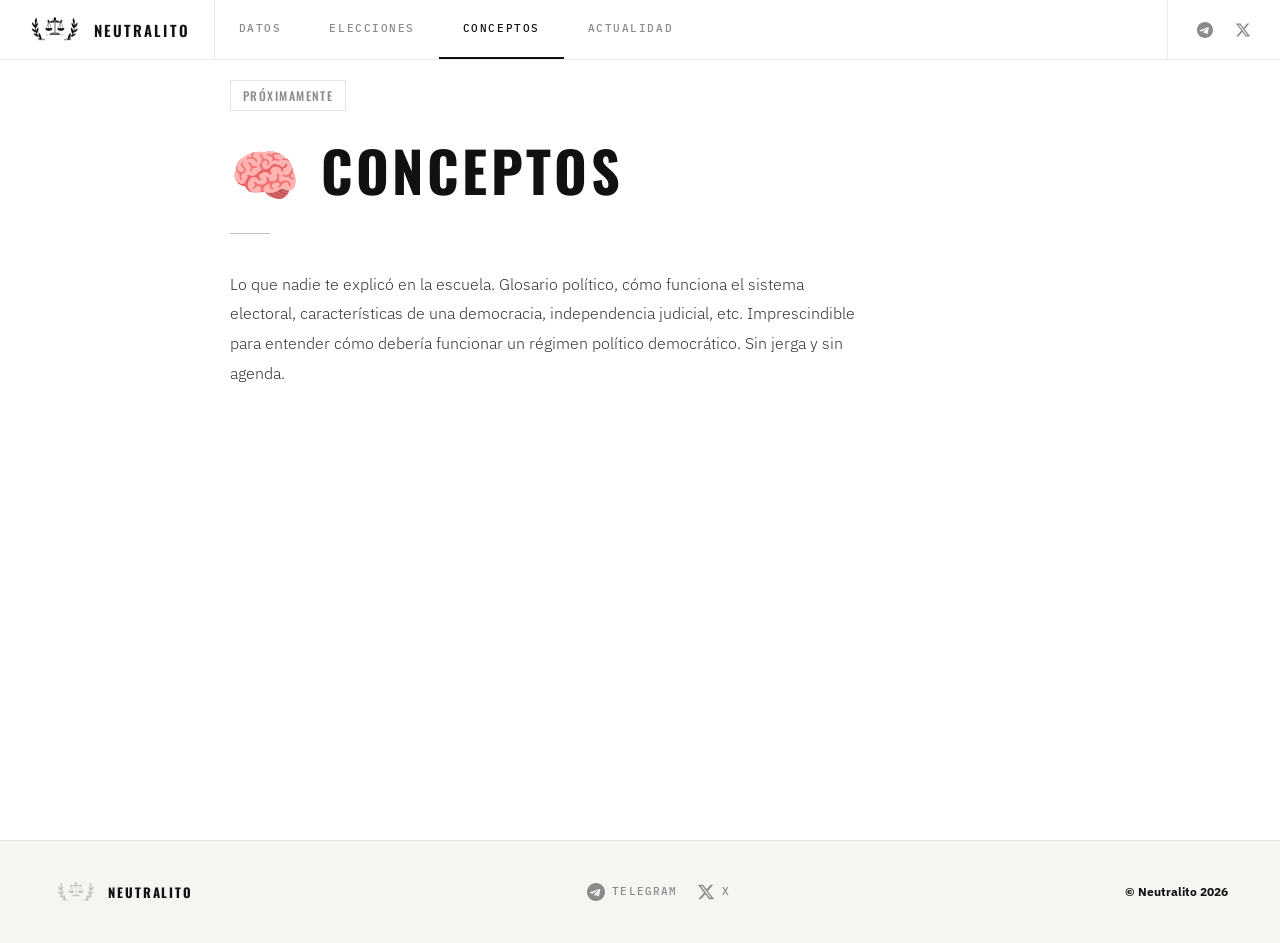
<file: conceptos.html>
<!DOCTYPE html>
<html lang="es">
<head>
<meta charset="UTF-8">
<meta name="viewport" content="width=device-width, initial-scale=1.0">
<title>Conceptos políticos — Neutralito · Glosario electoral sin agenda</title>
<meta name="description" content="Glosario político sin jerga ni agenda. Qué es la abstención, el voto en blanco, el voto nulo, cómo funciona el sistema electoral español y más.">
<meta name="robots" content="index, follow">
<link rel="canonical" href="https://neutralito.github.io/web/conceptos.html">

<meta property="og:type" content="website">
<meta property="og:url" content="https://neutralito.github.io/web/conceptos.html">
<meta property="og:title" content="Conceptos políticos — Neutralito">
<meta property="og:description" content="Glosario político sin jerga ni agenda. Lo que nadie te explicó en la escuela.">
<meta property="og:image" content="https://neutralito.github.io/web/imagenes/og_image.png">
<meta property="og:locale" content="es_ES">
<meta property="og:site_name" content="Neutralito">

<meta name="twitter:card" content="summary_large_image">
<meta name="twitter:site" content="@Neutralito_e">
<meta name="twitter:title" content="Conceptos políticos — Neutralito">
<meta name="twitter:description" content="Glosario político sin jerga ni agenda. Lo que nadie te explicó en la escuela.">
<meta name="twitter:image" content="https://neutralito.github.io/web/imagenes/og_image.png">

<link rel="preconnect" href="https://fonts.googleapis.com">
<link href="https://fonts.googleapis.com/css2?family=Oswald:wght@400;500;600;700&family=IBM+Plex+Sans:wght@300;400;500&family=IBM+Plex+Mono:wght@400;500&display=swap" rel="stylesheet">
<link rel="stylesheet" href="neutralito.css">
<style>
  :root {
    --white:       #ffffff;
    --off-white:   #f5f5f2;
    --silver:      #C0C0C0;
    --silver-dark: #8a8a8a;
    --black:       #111111;
    --black-soft:  #333333;
    --gold:        #FFD700;
  }

  * { margin: 0; padding: 0; box-sizing: border-box; }
  html { scroll-behavior: smooth; }

  body {
    background: var(--white);
    color: var(--black);
    font-family: 'IBM Plex Sans', sans-serif;
    font-weight: 300;
    line-height: 1.6;
    overflow-x: hidden;
  }

  nav {
    position: fixed;
    top: 0; left: 0; right: 0;
    z-index: 300;
    display: flex;
    align-items: stretch;
    height: 60px;
    background: var(--white);
    border-bottom: 1px solid rgba(0,0,0,0.08);
  }
  .nav-brand {
    display: flex;
    align-items: center;
    gap: 8px;
    padding: 0 24px;
    text-decoration: none;
    border-right: 1px solid rgba(0,0,0,0.08);
    flex-shrink: 0;
  }
  .nav-brand img { height: 28px; width: auto; object-fit: contain; }
  .nav-brand-text {
    font-family: 'Oswald', sans-serif;
    font-size: 15px;
    font-weight: 600;
    letter-spacing: 0.14em;
    text-transform: uppercase;
    color: var(--black);
  }
  .nav-tabs {
    display: flex;
    flex: 1;
    overflow-x: auto;
    scrollbar-width: none;
  }
  .nav-tabs::-webkit-scrollbar { display: none; }
  .nav-tab {
    display: flex;
    align-items: center;
    padding: 0 24px;
    font-family: 'IBM Plex Mono', monospace;
    font-size: 11px;
    font-weight: 500;
    letter-spacing: 0.14em;
    text-transform: uppercase;
    color: var(--silver-dark);
    text-decoration: none;
    border-bottom: 2px solid transparent;
    transition: color 0.2s, border-color 0.2s;
    white-space: nowrap;
  }
  .nav-tab:hover { color: var(--black); }
  .nav-tab.active { color: var(--black); border-bottom-color: var(--black); }
  .nav-social {
    display: flex;
    align-items: center;
    gap: 4px;
    padding: 0 20px;
    border-left: 1px solid rgba(0,0,0,0.08);
    flex-shrink: 0;
  }
  .nav-social-link {
    display: flex;
    align-items: center;
    justify-content: center;
    width: 34px;
    height: 34px;
    color: var(--silver-dark);
    text-decoration: none;
    transition: color 0.2s;
  }
  .nav-social-link:hover { color: var(--black); }
  .nav-hamburger {
    display: none;
    flex-direction: column;
    justify-content: center;
    gap: 5px;
    padding: 0 20px;
    cursor: pointer;
    margin-left: auto;
  }
  .nav-hamburger span { display: block; width: 22px; height: 2px; background: var(--black); }
  .nav-mobile-menu {
    position: fixed;
    top: 60px; left: 0; right: 0;
    background: var(--white);
    border-bottom: 2px solid rgba(0,0,0,0.1);
    z-index: 299;
    flex-direction: column;
    display: none;
    box-shadow: 0 8px 24px rgba(0,0,0,0.1);
  }
  @media (max-width: 768px) {
    .nav-mobile-menu.open { display: flex !important; }
    .nav-tabs { display: none; }
    .nav-hamburger { display: flex; }
    .nav-social { display: none; }
  }
  .nav-mobile-item {
    padding: 16px 24px;
    font-family: 'IBM Plex Mono', monospace;
    font-size: 12px;
    font-weight: 500;
    letter-spacing: 0.14em;
    text-transform: uppercase;
    color: var(--silver-dark);
    text-decoration: none;
    border-bottom: 1px solid rgba(0,0,0,0.05);
    display: block;
    transition: color 0.2s, background 0.2s;
  }
  .nav-mobile-item:hover { color: var(--black); background: var(--off-white); }
  .nav-mobile-item.active { color: var(--black); font-weight: 700; }

  .inner-page {
    min-height: calc(100vh - 60px);
    padding: 80px 52px 100px;
  }
  .inner-page-inner { max-width: 820px; margin: 0 auto; }

  .page-badge {
    font-family: 'Oswald', sans-serif;
    font-size: 12px;
    font-weight: 500;
    letter-spacing: 0.12em;
    text-transform: uppercase;
    color: var(--silver-dark);
    border: 1px solid rgba(0,0,0,0.1);
    display: inline-block;
    padding: 5px 12px;
    margin-bottom: 28px;
  }
  .page-titulo {
    font-family: 'Oswald', sans-serif;
    font-size: clamp(32px, 5vw, 56px);
    font-weight: 700;
    letter-spacing: 0.06em;
    text-transform: uppercase;
    color: var(--black);
    margin-bottom: 32px;
    line-height: 1.1;
  }
  .page-divider {
    width: 40px;
    height: 1px;
    background: var(--silver);
    margin-bottom: 36px;
  }
  .page-texto {
    font-size: 16px;
    font-weight: 300;
    color: rgba(17,17,17,0.85);
    line-height: 1.85;
    margin-bottom: 20px;
    max-width: 640px;
  }

  footer {
    background: var(--off-white);
    border-top: 1px solid rgba(0,0,0,0.07);
    padding: 40px 52px;
    display: flex;
    align-items: center;
    justify-content: space-between;
    flex-wrap: wrap;
    gap: 16px;
  }
  .footer-marca { display: flex; align-items: center; gap: 8px; }
  .footer-marca img { height: 22px; }
  .footer-marca-text {
    font-family: 'Oswald', sans-serif;
    font-size: 13px;
    font-weight: 700;
    letter-spacing: 0.14em;
    text-transform: uppercase;
    color: var(--black);
  }
  .footer-social { display: flex; gap: 20px; align-items: center; }
  .social-link {
    display: flex;
    align-items: center;
    gap: 7px;
    font-family: 'IBM Plex Mono', monospace;
    font-size: 11px;
    font-weight: 500;
    letter-spacing: 0.1em;
    text-transform: uppercase;
    color: var(--silver-dark);
    text-decoration: none;
    transition: color 0.2s;
  }
  .social-link:hover { color: var(--black); }
  .footer-copy {
    font-family: 'IBM Plex Sans', sans-serif;
    font-size: 12px;
    font-weight: 300;
    color: var(--silver-dark);
  }

  @media (max-width: 768px) {
    .inner-page { padding: 80px 24px 80px; }
    footer { padding: 28px 24px; flex-direction: column; align-items: center; text-align: center; }
  }

  /* ── BARRA NAV MÓVIL FIJA ABAJO ── */
  .nav-barra-abajo {
    display: none;
    position: fixed;
    bottom: 0; left: 0; right: 0;
    z-index: 400;
    height: 64px;
    background: var(--white);
    border-top: 1px solid rgba(0,0,0,0.08);
    box-shadow: 0 -4px 20px rgba(0,0,0,0.06);
  }
  .nb-inner {
    display: flex;
    width: 100%;
    height: 100%;
  }
  .nb-btn {
    flex: 1;
    display: flex;
    flex-direction: column;
    align-items: center;
    justify-content: center;
    gap: 3px;
    text-decoration: none;
    color: var(--silver-dark);
    transition: color 0.2s;
    padding: 8px 4px;
    border-top: 2px solid transparent;
  }
  .nb-btn.active {
    color: var(--black);
    border-top-color: var(--black);
  }
  .nb-btn svg { width: 20px; height: 20px; }
  .nb-label {
    font-family: 'IBM Plex Mono', monospace;
    font-size: 9px;
    font-weight: 500;
    letter-spacing: 0.08em;
    text-transform: uppercase;
  }
  @media (max-width: 768px) {
    .nav-barra-abajo { display: flex; }
    body { padding-bottom: 64px; }
  }

</style>
<script defer src="https://cloud.umami.is/script.js" data-website-id="a4884acc-6164-420b-81f0-c24fb1109fbe"></script>
<link rel="sitemap" type="application/xml" href="/web/sitemap.xml">
</head>
<body>

<nav>
  <a href="index.html" class="nav-brand">
    <img src="imagenes/logo_neutralito.png" alt="Neutralito">
    <span class="nav-brand-text">Neutralito</span>
  </a>
  <div class="nav-tabs">
    <a href="datos.html" class="nav-tab">Datos</a>
    <a href="elecciones.html" class="nav-tab">Elecciones</a>
    <a href="conceptos.html" class="nav-tab active">Conceptos</a>
    <a href="actualidad.html" class="nav-tab">Actualidad</a>
  </div>
  <div class="nav-hamburger" onclick="toggleMenu()" id="hamburger">
    <span></span><span></span><span></span>
  </div>
  <div class="nav-social">
    <a href="https://t.me/neutralito" target="_blank" class="nav-social-link">
      <svg width="16" height="16" viewBox="0 0 24 24" fill="currentColor"><path d="M12 0C5.373 0 0 5.373 0 12s5.373 12 12 12 12-5.373 12-12S18.627 0 12 0zm5.894 8.221-1.97 9.28c-.145.658-.537.818-1.084.508l-3-2.21-1.447 1.394c-.16.16-.295.295-.605.295l.213-3.053 5.56-5.023c.242-.213-.054-.333-.373-.12L7.17 14.36l-2.945-.918c-.64-.203-.658-.64.135-.953l11.57-4.461c.537-.194 1.006.131.964.193z"/></svg>
    </a>
    <a href="https://x.com/Neutralito_e" target="_blank" class="nav-social-link">
      <svg width="16" height="16" viewBox="0 0 24 24" fill="currentColor"><path d="M18.244 2.25h3.308l-7.227 8.26 8.502 11.24H16.17l-5.214-6.817L4.99 21.75H1.68l7.73-8.835L1.254 2.25H8.08l4.713 6.231zm-1.161 17.52h1.833L7.084 4.126H5.117z"/></svg>
    </a>
  </div>
</nav>

<div class="nav-mobile-menu" id="mobileMenu">
  <a href="index.html" class="nav-mobile-item">Inicio</a>
  <a href="datos.html" class="nav-mobile-item">Datos</a>
  <a href="elecciones.html" class="nav-mobile-item">Elecciones</a>
  <a href="conceptos.html" class="nav-mobile-item active">Conceptos</a>
  <a href="actualidad.html" class="nav-mobile-item">Actualidad</a>
</div>

<div class="inner-page">
  <div class="inner-page-inner">
    <span class="page-badge">Próximamente</span>
    <h1 class="page-titulo">🧠 Conceptos</h1>
    <div class="page-divider"></div>
    <p class="page-texto">Lo que nadie te explicó en la escuela. Glosario político, cómo funciona el sistema electoral, características de una democracia, independencia judicial, etc. Imprescindible para entender cómo debería funcionar un régimen político democrático. Sin jerga y sin agenda.</p>
  </div>
</div>

<footer>
  <div class="footer-marca">
    <img src="imagenes/logo_neutralito.png" alt="Neutralito">
    <span class="footer-marca-text">Neutralito</span>
  </div>
  <div class="footer-social">
    <a href="https://t.me/neutralito" target="_blank" class="social-link">
      <svg width="18" height="18" viewBox="0 0 24 24" fill="currentColor"><path d="M12 0C5.373 0 0 5.373 0 12s5.373 12 12 12 12-5.373 12-12S18.627 0 12 0zm5.894 8.221-1.97 9.28c-.145.658-.537.818-1.084.508l-3-2.21-1.447 1.394c-.16.16-.295.295-.605.295l.213-3.053 5.56-5.023c.242-.213-.054-.333-.373-.12L7.17 14.36l-2.945-.918c-.64-.203-.658-.64.135-.953l11.57-4.461c.537-.194 1.006.131.964.193z"/></svg>
      Telegram
    </a>
    <a href="https://x.com/Neutralito_e" target="_blank" class="social-link">
      <svg width="18" height="18" viewBox="0 0 24 24" fill="currentColor"><path d="M18.244 2.25h3.308l-7.227 8.26 8.502 11.24H16.17l-5.214-6.817L4.99 21.75H1.68l7.73-8.835L1.254 2.25H8.08l4.713 6.231zm-1.161 17.52h1.833L7.084 4.126H5.117z"/></svg>
      X
    </a>
  </div>
  <div class="footer-copy"><strong style="color:var(--black)">© Neutralito 2026</strong></div>
</footer>

<script>
function toggleMenu() {
  document.getElementById('mobileMenu').classList.toggle('open');
}
document.addEventListener('click', function(e) {
  const menu = document.getElementById('mobileMenu');
  const hamburger = document.getElementById('hamburger');
  if (menu && hamburger && !menu.contains(e.target) && !hamburger.contains(e.target)) {
    menu.classList.remove('open');
  }
});
</script>

<!-- BARRA NAV MÓVIL FIJA ABAJO -->
<div class="nav-barra-abajo">
  <div class="nb-inner">
    <a href="datos.html" class="nb-btn">
      <svg viewBox="0 0 24 24" fill="none" stroke="currentColor" stroke-width="2" stroke-linecap="round" stroke-linejoin="round"><rect x="3" y="3" width="7" height="7"/><rect x="14" y="3" width="7" height="7"/><rect x="3" y="14" width="7" height="7"/><rect x="14" y="14" width="7" height="7"/></svg>
      <span class="nb-label">Datos</span>
    </a>
    <a href="elecciones.html" class="nb-btn">
      <svg viewBox="0 0 24 24" fill="none" stroke="currentColor" stroke-width="2" stroke-linecap="round" stroke-linejoin="round"><path d="M9 5H7a2 2 0 0 0-2 2v12a2 2 0 0 0 2 2h10a2 2 0 0 0 2-2V7a2 2 0 0 0-2-2h-2"/><rect x="9" y="3" width="6" height="4" rx="1"/><path d="M9 12h6M9 16h4"/></svg>
      <span class="nb-label">Elecciones</span>
    </a>
    <a href="conceptos.html" class="nb-btn active">
      <svg viewBox="0 0 24 24" fill="none" stroke="currentColor" stroke-width="2" stroke-linecap="round" stroke-linejoin="round"><circle cx="12" cy="12" r="10"/><path d="M12 8v4M12 16h.01"/></svg>
      <span class="nb-label">Conceptos</span>
    </a>
    <a href="actualidad.html" class="nb-btn">
      <svg viewBox="0 0 24 24" fill="none" stroke="currentColor" stroke-width="2" stroke-linecap="round" stroke-linejoin="round"><circle cx="12" cy="12" r="10"/><line x1="2" y1="12" x2="22" y2="12"/><path d="M12 2a15.3 15.3 0 0 1 4 10 15.3 15.3 0 0 1-4 10 15.3 15.3 0 0 1-4-10 15.3 15.3 0 0 1 4-10z"/></svg>
      <span class="nb-label">Actualidad</span>
    </a>
  </div>
</div>

</body>
</html>
</file>
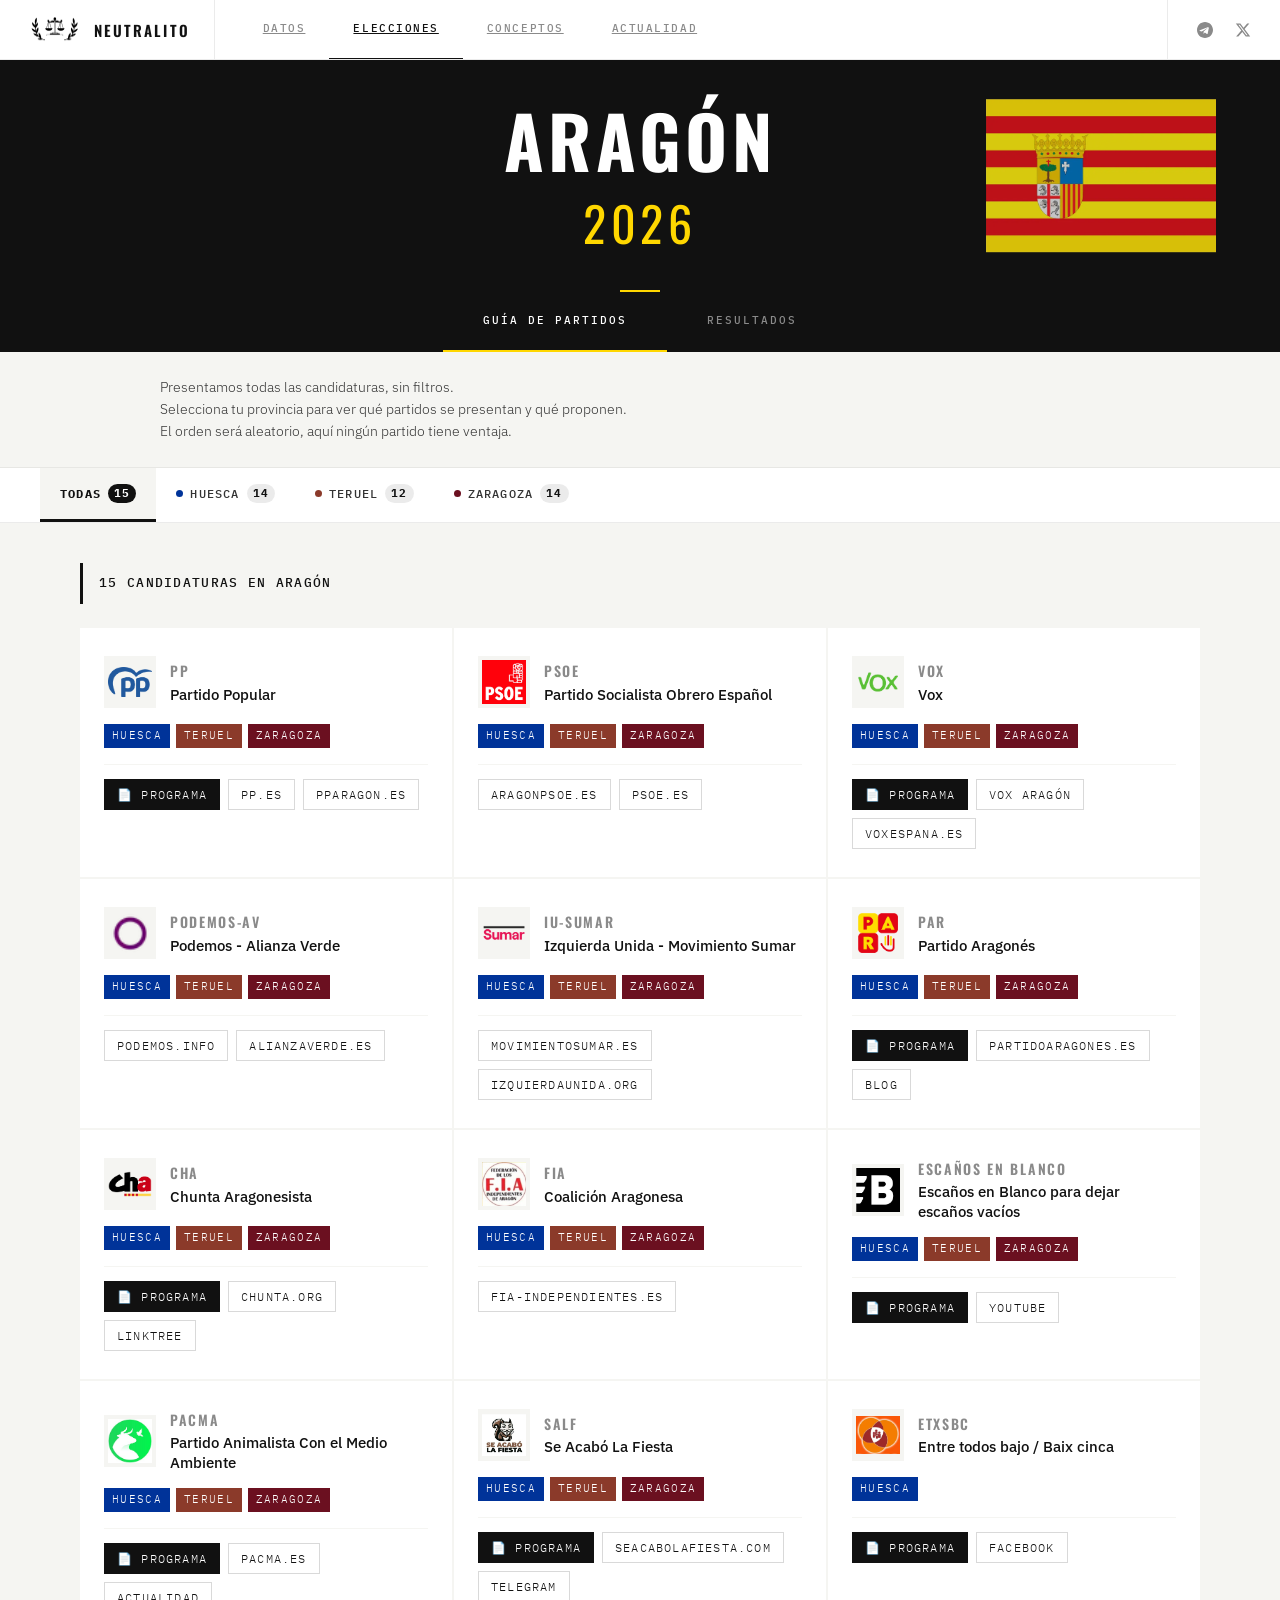
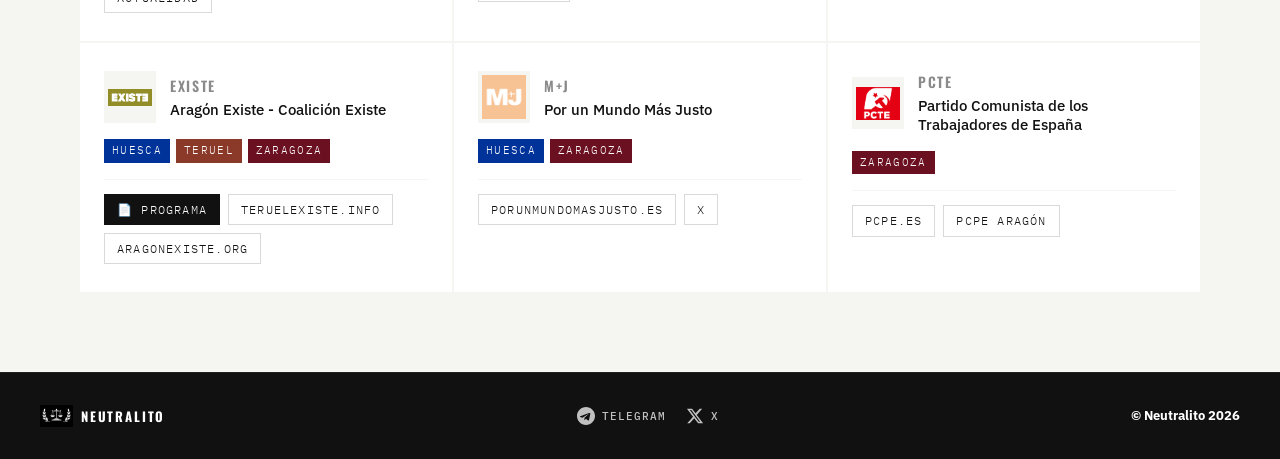
<file: elecciones-aragon-2026.html>
<!DOCTYPE html>
<html lang="es">
<head>
<meta charset="UTF-8">
<meta name="viewport" content="width=device-width, initial-scale=1.0">
<title>Elecciones Aragón 2026 — Neutralito</title>
<link rel="preconnect" href="https://fonts.googleapis.com">
<link href="https://fonts.googleapis.com/css2?family=Oswald:wght@400;500;600;700&family=IBM+Plex+Sans:wght@300;400;500&family=IBM+Plex+Mono:wght@400;500&display=swap" rel="stylesheet">
<style>
  :root {
    --white:       #ffffff;
    --off-white:   #f5f5f2;
    --silver:      #C0C0C0;
    --silver-dark: #8a8a8a;
    --black:       #111111;
    --black-soft:  #333333;
    --gold:        #FFD700;
  }

  * { margin: 0; padding: 0; box-sizing: border-box; }
  html { scroll-behavior: smooth; }

  body {
    background: var(--off-white);
    color: var(--black);
    font-family: 'IBM Plex Sans', sans-serif;
    font-weight: 300;
    line-height: 1.6;
  }

  /* ── NAV ── */
  nav {
    position: fixed;
    top: 0; left: 0; right: 0;
    z-index: 300;
    display: flex;
    align-items: stretch;
    height: 60px;
    background: var(--white);
    border-bottom: 1px solid rgba(0,0,0,0.08);
  }

  .nav-brand {
    display: flex;
    align-items: center;
    gap: 8px;
    padding: 0 24px;
    text-decoration: none;
    border-right: 1px solid rgba(0,0,0,0.08);
    cursor: pointer;
    flex-shrink: 0;
  }

  .nav-brand img {
    height: 28px;
    width: auto;
    object-fit: contain;
  }

  .nav-brand-text {
    font-family: 'Oswald', sans-serif;
    font-size: 15px;
    font-weight: 600;
    letter-spacing: 0.14em;
    text-transform: uppercase;
    color: var(--black);
  }

  .nav-tabs {
    display: flex;
    flex: 1;
    overflow-x: auto;
    align-items: center;
    padding: 0 24px;
    scrollbar-width: none;
  }
  .nav-tabs::-webkit-scrollbar { display: none; }

  .nav-tab {
    font-family: 'IBM Plex Mono', monospace;
    font-size: 11px;
    font-weight: 500;
    letter-spacing: 0.14em;
    text-transform: uppercase;
    color: var(--silver-dark);
    padding: 0 24px;
    height: 60px;
    display: flex;
    align-items: center;
    cursor: pointer;
    border-bottom: 2px solid transparent;
    transition: color 0.2s, border-color 0.2s;
    white-space: nowrap;
    user-select: none;
  }
  .nav-tab:hover { color: var(--black); }
  .nav-tab.active { color: var(--black); border-bottom-color: var(--black); }

  /* ── FOOTER ── */
  footer {
    background: var(--off-white);
    border-top: 1px solid rgba(0,0,0,0.07);
    padding: 40px 52px;
    display: flex;
    align-items: center;
    justify-content: space-between;
    flex-wrap: wrap;
    gap: 16px;
  }
  .footer-marca { display: flex; align-items: center; gap: 8px; }
  .footer-marca img { height: 22px; opacity: 1; }
  .footer-marca-text {
    font-family: 'Oswald', sans-serif;
    font-size: 13px;
    font-weight: 700;
    letter-spacing: 0.14em;
    text-transform: uppercase;
    color: var(--white);
  }
  .footer-social { display: flex; gap: 20px; align-items: center; }
  .social-link {
    display: flex;
    align-items: center;
    gap: 7px;
    font-family: 'IBM Plex Mono', monospace;
    font-size: 11px;
    font-weight: 500;
    letter-spacing: 0.1em;
    text-transform: uppercase;
    color: var(--silver);
    text-decoration: none;
    transition: color 0.2s;
  }
  .social-link:hover { color: var(--white); }
  .footer-copy {
    font-family: 'IBM Plex Sans', sans-serif;
    font-size: 12px;
    font-weight: 300;
    color: var(--silver-dark);
  }

  .nav-social {
    display: flex;
    align-items: center;
    gap: 4px;
    padding: 0 20px;
    border-left: 1px solid rgba(0,0,0,0.08);
    flex-shrink: 0;
  }
  .nav-social-link {
    display: flex;
    align-items: center;
    justify-content: center;
    width: 34px;
    height: 34px;
    color: var(--silver-dark);
    text-decoration: none;
    transition: color 0.2s;
    border-radius: 4px;
  }
  .nav-social-link:hover { color: var(--black); }
  .nav-social-link svg { pointer-events: none; }

  /* ── HERO SECCIÓN ── */
  .hero {
    background: var(--black);
    padding: 100px 52px 0;
    text-align: center;
    position: relative;
  }

  .hero-comunidad {
    font-family: 'IBM Plex Mono', monospace;
    font-size: 10px;
    letter-spacing: 0.3em;
    text-transform: uppercase;
    color: var(--silver-dark);
    margin-bottom: 16px;
  }

  .hero-bandera {
    position: absolute;
    right: clamp(24px, 5vw, 80px);
    top: 50%;
    transform: translateY(-50%);
    height: clamp(80px, 12vw, 160px);
    width: auto;
    
    opacity: 0.85;
    pointer-events: none;
  }

  .hero h1 {
    font-family: 'Oswald', sans-serif;
    font-size: clamp(36px, 7vw, 72px);
    font-weight: 700;
    letter-spacing: 0.06em;
    text-transform: uppercase;
    color: var(--white);
    margin-bottom: 0;
    line-height: 1.1;
  }

  .hero-año {
    font-family: 'Oswald', sans-serif;
    font-size: clamp(28px, 4vw, 48px);
    font-weight: 400;
    color: var(--gold);
    letter-spacing: 0.1em;
    display: block;
    margin-top: 6px;
  }

  .hero-divider {
    width: 40px;
    height: 2px;
    background: var(--gold);
    margin: 28px auto 0;
  }

  /* ── APARTADOS ── */
  .apartados {
    display: flex;
    justify-content: center;
    gap: 0;
    margin-top: 0;
  }

  .apartado-tab {
    font-family: 'IBM Plex Mono', monospace;
    font-size: 11px;
    font-weight: 500;
    letter-spacing: 0.18em;
    text-transform: uppercase;
    color: var(--silver-dark);
    padding: 20px 40px;
    cursor: pointer;
    border-bottom: 2px solid transparent;
    transition: color 0.2s, border-color 0.2s;
    user-select: none;
  }

  .apartado-tab:hover { color: var(--silver); }
  .apartado-tab.active {
    color: var(--white);
    border-bottom-color: var(--gold);
  }

  /* ── SECCION RESULTADOS ── */
  .resultados-wrap {
    display: none;
    max-width: 820px;
    margin: 0 auto;
    padding: 80px 40px;
    text-align: center;
    background: var(--off-white);
  }

  .resultados-wrap.visible { display: block; }

  .resultados-badge {
    display: inline-block;
    font-family: 'IBM Plex Mono', monospace;
    font-size: 10px;
    letter-spacing: 0.3em;
    text-transform: uppercase;
    color: var(--silver-dark);
    border: 1px solid rgba(0,0,0,0.15);
    padding: 4px 12px;
    margin-bottom: 20px;
  }

  .resultados-texto {
    font-size: 15px;
    color: var(--black-soft);
    line-height: 1.7;
  }

  /* ── FRASE GUÍA ── */
  .guia-frase {
    background: var(--off-white);
    padding: 24px 40px;
    border-bottom: 1px solid rgba(0,0,0,0.06);
  }
  .guia-frase p {
    font-size: 14px;
    font-weight: 300;
    color: var(--black-soft);
    max-width: 960px;
    margin: 0 auto;
  }

  /* ── FILTRO PROVINCIAS ── */
  .filtro-wrap {
    background: var(--white);
    border-bottom: 1px solid rgba(0,0,0,0.08);
    padding: 0 40px;
    display: flex;
    align-items: center;
    gap: 0;
    position: sticky;
    top: 0;
    z-index: 100;
  }

  .filtro-dot {
    display: inline-block;
    width: 7px;
    height: 7px;
    border-radius: 50%;
    margin-right: 7px;
    flex-shrink: 0;
  }
  .filtro-dot.huesca   { background: #003399; }
  .filtro-dot.teruel   { background: #8B3A2A; }
  .filtro-dot.zaragoza { background: #6B1020; }

  .filtro-tabs {
    display: flex;
    gap: 0;
  }

  .filtro-tab {
    font-family: 'IBM Plex Mono', monospace;
    font-size: 12px;
    font-weight: 500;
    letter-spacing: 0.1em;
    text-transform: uppercase;
    color: var(--black-soft);
    padding: 16px 20px;
    cursor: pointer;
    border-bottom: 3px solid transparent;
    transition: color 0.2s, border-color 0.2s, background 0.2s;
    user-select: none;
    white-space: nowrap;
    display: flex;
    align-items: center;
  }

  .filtro-tab:hover { color: var(--black); background: var(--off-white); }
  .filtro-tab.active {
    color: var(--black);
    font-weight: 700;
    border-bottom-color: var(--black);
    background: var(--off-white);
  }

  .filtro-count {
    margin-left: 7px;
    font-size: 11px;
    font-weight: 700;
    color: var(--black);
    background: rgba(0,0,0,0.08);
    padding: 1px 6px;
    border-radius: 10px;
  }

  .filtro-tab.active .filtro-count {
    background: var(--black);
    color: var(--white);
  }

  /* ── GRID PARTIDOS ── */
  .partidos-wrap {
    max-width: 1200px;
    margin: 0 auto;
    padding: 40px 40px 80px;
  }

  .partidos-info {
    font-family: 'IBM Plex Mono', monospace;
    font-size: 13px;
    font-weight: 500;
    letter-spacing: 0.1em;
    text-transform: uppercase;
    color: var(--black);
    margin-bottom: 24px;
    padding: 10px 16px;
    background: var(--off-white);
    border-left: 3px solid var(--black);
    display: inline-block;
  }

  .partidos-grid {
    display: grid;
    grid-template-columns: repeat(auto-fill, minmax(280px, 1fr));
    gap: 2px;
  }

  /* ── TARJETA PARTIDO ── */
  .partido-card {
    background: var(--white);
    padding: 28px 24px;
    transition: transform 0.15s, box-shadow 0.15s;
    cursor: default;
    display: flex;
    flex-direction: column;
    gap: 16px;
  }

  .partido-card:hover {
    transform: translateY(-2px);
    box-shadow: 0 8px 24px rgba(0,0,0,0.08);
    z-index: 1;
    position: relative;
  }

  .partido-card.hidden { display: none; }

  .partido-header {
    display: flex;
    align-items: center;
    gap: 14px;
  }

  .partido-logo {
    width: 52px;
    height: 52px;
    object-fit: contain;
    flex-shrink: 0;
    background: var(--off-white);
    padding: 4px;
  }

  .partido-logo-placeholder {
    width: 52px;
    height: 52px;
    background: var(--black);
    display: flex;
    align-items: center;
    justify-content: center;
    flex-shrink: 0;
  }

  .partido-logo-placeholder span {
    font-family: 'Oswald', sans-serif;
    font-size: 11px;
    font-weight: 600;
    letter-spacing: 0.05em;
    color: var(--silver);
    text-align: center;
    padding: 2px;
  }

  .partido-info {}

  .partido-siglas {
    font-family: 'Oswald', sans-serif;
    font-size: 14px;
    font-weight: 600;
    letter-spacing: 0.12em;
    text-transform: uppercase;
    color: var(--silver-dark);
  }

  .partido-nombre {
    font-size: 15px;
    font-weight: 500;
    color: var(--black);
    line-height: 1.3;
    margin-top: 2px;
  }

  .partido-provincias {
    display: flex;
    gap: 6px;
    flex-wrap: wrap;
  }

  .provincia-tag {
    font-family: 'IBM Plex Mono', monospace;
    font-size: 11px;
    letter-spacing: 0.12em;
    text-transform: uppercase;
    color: var(--white);
    padding: 3px 8px;
  }
  .provincia-tag.huesca  { background: #003399; }
  .provincia-tag.teruel  { background: #8B3A2A; }
  .provincia-tag.zaragoza { background: #6B1020; }

  .partido-links {
    display: flex;
    flex-wrap: wrap;
    gap: 8px;
    border-top: 1px solid var(--off-white);
    padding-top: 14px;
  }

  .partido-link {
    font-family: 'IBM Plex Mono', monospace;
    font-size: 12px;
    letter-spacing: 0.1em;
    text-transform: uppercase;
    color: var(--black);
    text-decoration: none;
    border: 1px solid rgba(0,0,0,0.15);
    padding: 5px 12px;
    transition: background 0.15s, color 0.15s, border-color 0.15s;
    white-space: nowrap;
  }

  .partido-link:hover {
    background: var(--black);
    color: var(--white);
    border-color: var(--black);
  }

  .partido-link.programa {
    background: var(--black);
    color: var(--white);
    border-color: var(--black);
  }

  .partido-link.programa:hover {
    background: var(--gold);
    color: var(--black);
    border-color: var(--gold);
  }

  /* ── FOOTER ── */
  footer {
    background: var(--black);
    padding: 32px 40px;
    text-align: center;
    border-top: 1px solid rgba(255,255,255,0.06);
  }

  .footer-text {
    font-family: 'IBM Plex Mono', monospace;
    font-size: 10px;
    letter-spacing: 0.2em;
    text-transform: uppercase;
    color: var(--silver-dark);
  }

  .footer-text a {
    color: var(--silver);
    text-decoration: none;
  }

  /* ── RESPONSIVE ── */
  @media (max-width: 600px) {
    header { padding: 16px 20px; }
    .hero { padding: 80px 20px 36px; }
    .filtro-wrap { padding: 0 20px; overflow-x: auto; }
    .hero-bandera { display: none; }
    .partidos-wrap { padding: 24px 16px 60px; }
    .partidos-grid { grid-template-columns: 1fr; }
    footer { flex-direction: column; align-items: center; text-align: center; }
  }

  /* ── HAMBURGER ── */
  .nav-hamburger {
    display: none;
    flex-direction: column;
    justify-content: center;
    gap: 5px;
    padding: 0 20px;
    cursor: pointer;
    margin-left: auto;
  }
  .nav-hamburger span {
    display: block;
    width: 22px;
    height: 2px;
    background: var(--black);
    transition: all 0.3s;
  }
  .nav-mobile-menu {
    position: fixed;
    top: 60px;
    left: 0;
    right: 0;
    background: var(--white);
    border-bottom: 2px solid rgba(0,0,0,0.1);
    z-index: 299;
    flex-direction: column;
    display: none;
    box-shadow: 0 8px 24px rgba(0,0,0,0.1);
  }

  .nav-mobile-menu {
    position: fixed;
    top: 60px;
    left: 0;
    right: 0;
    background: var(--white);
    border-bottom: 2px solid rgba(0,0,0,0.1);
    z-index: 299;
    flex-direction: column;
    display: none;
    box-shadow: 0 8px 24px rgba(0,0,0,0.1);
  }
  @media (max-width: 768px) {
    .nav-mobile-menu.open { display: flex !important; }
  }
  .nav-mobile-item {
    padding: 16px 24px;
    font-family: 'IBM Plex Mono', monospace;
    font-size: 12px;
    font-weight: 500;
    letter-spacing: 0.14em;
    text-transform: uppercase;
    color: var(--silver-dark);
    cursor: pointer;
    border-bottom: 1px solid rgba(0,0,0,0.05);
    transition: color 0.2s, background 0.2s;
  }
  .nav-mobile-item:hover { color: var(--black); background: var(--off-white); }
  .nav-mobile-item.active { color: var(--black); font-weight: 700; }

  @media (max-width: 768px) {
    .nav-tabs { display: none; }
    .nav-hamburger { display: flex; }
    .nav-social { display: none; }
    .page.active.mobile-hidden { display: none; }
  }

  @media (max-width: 600px) {
    .nav-tabs { display: none; }
    .nav-hamburger { display: flex; }
    .nav-social { display: none; }
  }

  /* ── BARRA NAV MÓVIL FIJA ABAJO ── */
  .nav-barra-abajo {
    display: none;
    position: fixed;
    bottom: 0; left: 0; right: 0;
    z-index: 400;
    height: 64px;
    background: var(--white);
    border-top: 1px solid rgba(0,0,0,0.08);
    box-shadow: 0 -4px 20px rgba(0,0,0,0.06);
  }
  .nb-inner {
    display: flex;
    width: 100%;
    height: 100%;
  }
  .nb-btn {
    flex: 1;
    display: flex;
    flex-direction: column;
    align-items: center;
    justify-content: center;
    gap: 3px;
    text-decoration: none;
    color: var(--silver-dark);
    transition: color 0.2s;
    padding: 8px 4px;
    border-top: 2px solid transparent;
  }
  .nb-btn.active {
    color: var(--black);
    border-top-color: var(--black);
  }
  .nb-btn svg { width: 20px; height: 20px; }
  .nb-label {
    font-family: 'IBM Plex Mono', monospace;
    font-size: 9px;
    font-weight: 500;
    letter-spacing: 0.08em;
    text-transform: uppercase;
  }
  @media (max-width: 768px) {
    .nav-barra-abajo { display: flex; }
    body { padding-bottom: 64px; }
  }

</style>
<script defer src="https://cloud.umami.is/script.js" data-website-id="a4884acc-6164-420b-81f0-c24fb1109fbe">

</script>
<link rel="sitemap" type="application/xml" href="/web/sitemap.xml">
</head>
<body>

<!-- NAV -->
<nav>
  <a href="index.html" class="nav-brand">
    <img src="[data-uri]" alt="Neutralito">
    <span class="nav-brand-text">Neutralito</span>
  </a>
  <div class="nav-tabs">
    <a href="datos.html" class="nav-tab">Datos</a>
    <a href="elecciones.html" class="nav-tab active">Elecciones</a>
    <a href="conceptos.html" class="nav-tab">Conceptos</a>
    <a href="actualidad.html" class="nav-tab">Actualidad</a>
  </div>
  <div class="nav-social">
    <a href="https://t.me/neutralito" target="_blank" class="nav-social-link" title="Telegram">
      <svg width="16" height="16" viewBox="0 0 24 24" fill="currentColor"><path d="M12 0C5.373 0 0 5.373 0 12s5.373 12 12 12 12-5.373 12-12S18.627 0 12 0zm5.894 8.221-1.97 9.28c-.145.658-.537.818-1.084.508l-3-2.21-1.447 1.394c-.16.16-.295.295-.605.295l.213-3.053 5.56-5.023c.242-.213-.054-.333-.373-.12L7.17 14.36l-2.945-.918c-.64-.203-.658-.64.135-.953l11.57-4.461c.537-.194 1.006.131.964.193z"/></svg>
    </a>
    <a href="https://x.com/Neutralito_e" target="_blank" class="nav-social-link" title="X">
      <svg width="16" height="16" viewBox="0 0 24 24" fill="currentColor"><path d="M18.244 2.25h3.308l-7.227 8.26 8.502 11.24H16.17l-5.214-6.817L4.99 21.75H1.68l7.73-8.835L1.254 2.25H8.08l4.713 6.231zm-1.161 17.52h1.833L7.084 4.126H5.117z"/></svg>
    </a>
  </div>
  <div class="nav-hamburger" onclick="toggleMenu()" id="hamburger">
    <span></span><span></span><span></span>
  </div>
</nav>

<!-- MOBILE MENU -->
<div class="nav-mobile-menu" id="mobileMenu">
  <a href="index.html" class="nav-mobile-item">Inicio</a>
  <a href="datos.html" class="nav-mobile-item">Datos</a>
  <a href="elecciones.html" class="nav-mobile-item active">Elecciones</a>
  <a href="conceptos.html" class="nav-mobile-item">Conceptos</a>
  <a href="actualidad.html" class="nav-mobile-item">Actualidad</a>
</div>

<!-- HERO -->
<div class="hero">
  <h1>Aragón</h1>
  <span class="hero-año">2026</span>
  <img src="imagenes/bandera_aragon.jpg" alt="Bandera de Aragón" class="hero-bandera">

  <div class="hero-divider"></div>
  <div class="apartados">
    <div class="apartado-tab active" onclick="mostrarApartado('guia')">Guía de Partidos</div>
    <div class="apartado-tab" onclick="mostrarApartado('resultados')">Resultados</div>
  </div>
</div>

<!-- GUIA -->
<div id="seccion-guia">

<!-- FRASE + FILTRO PROVINCIAS -->
<div class="guia-frase">
  <p>Presentamos todas las candidaturas, sin filtros.</p>
  <p>Selecciona tu provincia para ver qué partidos se presentan y qué proponen.</p>
  <p>El orden será aleatorio, aquí ningún partido tiene ventaja.</p>
</div>
<div class="filtro-wrap">
  <div class="filtro-tabs">
    <div class="filtro-tab active" onclick="filtrar('todas')">Todas <span class="filtro-count" id="count-todas"></span></div>
    <div class="filtro-tab" onclick="filtrar('Huesca')"><span class="filtro-dot huesca"></span>Huesca <span class="filtro-count" id="count-huesca"></span></div>
    <div class="filtro-tab" onclick="filtrar('Teruel')"><span class="filtro-dot teruel"></span>Teruel <span class="filtro-count" id="count-teruel"></span></div>
    <div class="filtro-tab" onclick="filtrar('Zaragoza')"><span class="filtro-dot zaragoza"></span>Zaragoza <span class="filtro-count" id="count-zaragoza"></span></div>
  </div>
</div>

<!-- PARTIDOS -->
<div class="partidos-wrap">
  <div class="partidos-info" id="partidos-info"></div>
  <div class="partidos-grid" id="partidos-grid"></div>
</div>

<footer>
    <a href="index.html#inicio" class="footer-marca" style="text-decoration:none;">
      <img src="imagenes/logo_neutralito_blanco.png" alt="Neutralito">
      <span class="footer-marca-text">Neutralito</span>
    </a>
    <div class="footer-social">
      <a href="https://t.me/neutralito" target="_blank" class="social-link">
        <svg width="18" height="18" viewBox="0 0 24 24" fill="currentColor"><path d="M12 0C5.373 0 0 5.373 0 12s5.373 12 12 12 12-5.373 12-12S18.627 0 12 0zm5.894 8.221-1.97 9.28c-.145.658-.537.818-1.084.508l-3-2.21-1.447 1.394c-.16.16-.295.295-.605.295l.213-3.053 5.56-5.023c.242-.213-.054-.333-.373-.12L7.17 14.36l-2.945-.918c-.64-.203-.658-.64.135-.953l11.57-4.461c.537-.194 1.006.131.964.193z"/></svg>
        Telegram
      </a>
      <a href="https://x.com/Neutralito_e" target="_blank" class="social-link">
        <svg width="18" height="18" viewBox="0 0 24 24" fill="currentColor"><path d="M18.244 2.25h3.308l-7.227 8.26 8.502 11.24H16.17l-5.214-6.817L4.99 21.75H1.68l7.73-8.835L1.254 2.25H8.08l4.713 6.231zm-1.161 17.52h1.833L7.084 4.126H5.117z"/></svg>
        X
      </a>
    </div>
    <div class="footer-copy"><strong style="color:#ffffff;font-size:13px">© Neutralito 2026</strong></div>
  </footer>

<script>
const partidos = [
  {
    siglas: "PP",
    nombre: "Partido Popular",
    programa: "https://www.jorgeazcon.com/wp-content/uploads/2026/01/programa_2026.pdf",
    provincias: ["Huesca", "Teruel", "Zaragoza"],
    urls: ["https://www.pp.es/", "http://www.pparagon.es/"],
    urlLabels: ["pp.es", "pparagon.es"],
    logo: "logo_pp.png"
  },
  {
    siglas: "PSOE",
    nombre: "Partido Socialista Obrero Español",
    programa: null,
    provincias: ["Huesca", "Teruel", "Zaragoza"],
    urls: ["https://aragonpsoe.es/", "https://www.psoe.es/"],
    urlLabels: ["aragonpsoe.es", "psoe.es"],
    logo: "logo_psoe.webp"
  },
  {
    siglas: "VOX",
    nombre: "Vox",
    programa: "https://www.voxespana.es/elecciones-aragon-8f",
    provincias: ["Huesca", "Teruel", "Zaragoza"],
    urls: ["https://www.voxespana.es/parlamentos-autonomicos/vox-parlamento-de-aragon", "https://www.voxespana.es/"],
    urlLabels: ["Vox Aragón", "voxespana.es"],
    logo: "logo_vox.webp"
  },
  {
    siglas: "Podemos-AV",
    nombre: "Podemos - Alianza Verde",
    programa: null,
    provincias: ["Huesca", "Teruel", "Zaragoza"],
    urls: ["https://podemos.info/", "https://alianzaverde.es/"],
    urlLabels: ["podemos.info", "alianzaverde.es"],
    logo: "logo_podemos.webp"
  },
  {
    siglas: "IU-Sumar",
    nombre: "Izquierda Unida - Movimiento Sumar",
    programa: null,
    provincias: ["Huesca", "Teruel", "Zaragoza"],
    urls: ["https://movimientosumar.es/", "https://izquierdaunida.org/"],
    urlLabels: ["movimientosumar.es", "izquierdaunida.org"],
    logo: "logo_sumar.webp"
  },
  {
    siglas: "PAR",
    nombre: "Partido Aragonés",
    programa: "https://www.partidoaragones.es/programa-electoral/",
    provincias: ["Huesca", "Teruel", "Zaragoza"],
    urls: ["https://www.partidoaragones.es/", "https://www.partidoaragones.es/noticias-blog/"],
    urlLabels: ["partidoaragones.es", "Blog"],
    logo: "logo_par.webp"
  },
  {
    siglas: "CHA",
    nombre: "Chunta Aragonesista",
    programa: "https://www.elblogdecha.org/documentos/",
    provincias: ["Huesca", "Teruel", "Zaragoza"],
    urls: ["https://www.chunta.org/", "https://linktr.ee/chuntaaragonesista"],
    urlLabels: ["chunta.org", "Linktree"],
    logo: "logo_cha.webp"
  },
  {
    siglas: "FIA",
    nombre: "Coalición Aragonesa",
    programa: null,
    provincias: ["Huesca", "Teruel", "Zaragoza"],
    urls: ["https://www.fia-independientes.es/"],
    urlLabels: ["fia-independientes.es"],
    logo: "logo_fia.jpg"
  },
  {
    siglas: "Escaños en Blanco",
    nombre: "Escaños en Blanco para dejar escaños vacíos",
    programa: "https://escanos.org/conocenos/programa-electoral-de-escanos-en-blanco/",
    provincias: ["Huesca", "Teruel", "Zaragoza"],
    urls: ["https://www.youtube.com/channel/UCPVPYiWHPtFbqIvSIi_yRHA"],
    urlLabels: ["YouTube"],
    logo: "logo_eb.webp"
  },
  {
    siglas: "PACMA",
    nombre: "Partido Animalista Con el Medio Ambiente",
    programa: "https://pacma.es/wp-content/uploads/2026/01/PROGRAMA-ELECTORAL-ARAGON-2026.pdf",
    provincias: ["Huesca", "Teruel", "Zaragoza"],
    urls: ["https://pacma.es/", "https://pacma.es/actualidad/"],
    urlLabels: ["pacma.es", "Actualidad"],
    logo: "logo_pacma.jpg"
  },
  {
    siglas: "SALF",
    nombre: "Se Acabó La Fiesta",
    programa: "https://www.seacabolafiesta.com/images/Contrato%20Electoral%20Aragon%20SALF%202026.pdf",
    provincias: ["Huesca", "Teruel", "Zaragoza"],
    urls: ["https://www.seacabolafiesta.com/aragon", "https://t.me/s/AlvisePerez"],
    urlLabels: ["seacabolafiesta.com", "Telegram"],
    logo: "logo_salf.webp"
  },
  {
    siglas: "ETXSBC",
    nombre: "Entre todos bajo / Baix cinca",
    programa: "https://www.diariodelaltoaragon.es/noticias/huesca/2023/05/23/entre-todos-bajo-baix-cinca-por-el-territorio-1653553-daa.html",
    provincias: ["Huesca"],
    urls: ["https://www.facebook.com/groups/311023539029400/"],
    urlLabels: ["Facebook"],
    logo: "logo_etxsbc.png"
  },
  {
    siglas: "Existe",
    nombre: "Aragón Existe - Coalición Existe",
    programa: "https://aragonexiste.org/wp-content/uploads/2023/07/Programa-23j_ARAGON-EXISTE.-Elecciones-generales.pdf",
    provincias: ["Huesca", "Teruel", "Zaragoza"],
    urls: ["https://teruelexiste.info/", "https://aragonexiste.org/"],
    urlLabels: ["teruelexiste.info", "aragonexiste.org"],
    logo: "logo_existe.png"
  },
  {
    siglas: "M+J",
    nombre: "Por un Mundo Más Justo",
    programa: null,
    provincias: ["Huesca", "Zaragoza"],
    urls: ["https://www.porunmundomasjusto.es/", "https://x.com/mundo_mas_justo"],
    urlLabels: ["porunmundomasjusto.es", "X"],
    logo: "logo_mj.png"
  },
  {
    siglas: "PCTE",
    nombre: "Partido Comunista de los Trabajadores de España",
    programa: null,
    provincias: ["Zaragoza"],
    urls: ["https://pcpe.es/", "https://pcpe.es/category/territorios/aragon/"],
    urlLabels: ["pcpe.es", "PCPE Aragón"],
    logo: "logo_pcte.png"
  }
];

let provinciaActiva = 'todas';

function mostrarApartado(apartado) {
  document.querySelectorAll('.apartado-tab').forEach(t => t.classList.remove('active'));
  event.target.classList.add('active');
  const guia = document.getElementById('seccion-guia');
  const resultados = document.getElementById('seccion-resultados');
  if (apartado === 'guia') {
    guia.style.display = 'block';
    resultados.classList.remove('visible');
  } else {
    guia.style.display = 'none';
    resultados.classList.add('visible');
  }
}

function filtrar(provincia) {
  provinciaActiva = provincia;
  document.querySelectorAll('.filtro-tab').forEach(t => t.classList.remove('active'));
  event.target.classList.add('active');
  renderPartidos();
}

function renderPartidos() {
  const grid = document.getElementById('partidos-grid');
  const info = document.getElementById('partidos-info');

  const filtrados = provinciaActiva === 'todas'
    ? partidos
    : partidos.filter(p => p.provincias.includes(provinciaActiva))
              .slice()
              .sort(() => Math.random() - 0.5);

  info.textContent = filtrados.length + ' candidatura' + (filtrados.length !== 1 ? 's' : '') + (provinciaActiva !== 'todas' ? ' en ' + provinciaActiva : ' en Aragón');

  grid.innerHTML = filtrados.map(p => {
    const logoImg = `<img class="partido-logo" src="logos/${p.logo}" alt="${p.siglas}" onerror="this.style.display='none';this.nextElementSibling.style.display='flex'">
      <div class="partido-logo-placeholder" style="display:none"><span>${p.siglas}</span></div>`;

    const provinciaTags = p.provincias.map(prov =>
      `<span class="provincia-tag ${prov.toLowerCase()}">${prov}</span>`
    ).join('');

    const programaLink = p.programa
      ? `<a href="${p.programa}" target="_blank" class="partido-link programa">📄 Programa</a>`
      : '';

    const urlLinks = p.urls.map((url, i) =>
      `<a href="${url}" target="_blank" class="partido-link">${p.urlLabels[i] || url}</a>`
    ).join('');

    return `
      <div class="partido-card">
        <div class="partido-header">
          ${logoImg}
          <div class="partido-info">
            <div class="partido-siglas">${p.siglas}</div>
            <div class="partido-nombre">${p.nombre}</div>
          </div>
        </div>
        <div class="partido-provincias">${provinciaTags}</div>
        <div class="partido-links">
          ${programaLink}
          ${urlLinks}
        </div>
      </div>`;
  }).join('');
}

function actualizarContadores() {
  const provincias = ['Huesca', 'Teruel', 'Zaragoza'];
  document.getElementById('count-todas').textContent = partidos.length;
  provincias.forEach(prov => {
    const n = partidos.filter(p => p.provincias.includes(prov)).length;
    document.getElementById('count-' + prov.toLowerCase()).textContent = n;
  });
}

actualizarContadores();
renderPartidos();


function toggleMenu() {
  document.getElementById('mobileMenu').classList.toggle('open');
}

function goTo(url) {
  document.getElementById('mobileMenu').classList.remove('open');
  window.location.href = url;
}

document.addEventListener('click', function(e) {
  const menu = document.getElementById('mobileMenu');
  const hamburger = document.getElementById('hamburger');
  if (menu && hamburger && !menu.contains(e.target) && !hamburger.contains(e.target)) {
    menu.classList.remove('open');
  }
});
</script>

<!-- BARRA NAV MÓVIL FIJA ABAJO -->
<div class="nav-barra-abajo">
  <div class="nb-inner">
    <a href="datos.html" class="nb-btn">
      <svg viewBox="0 0 24 24" fill="none" stroke="currentColor" stroke-width="2" stroke-linecap="round" stroke-linejoin="round"><rect x="3" y="3" width="7" height="7"/><rect x="14" y="3" width="7" height="7"/><rect x="3" y="14" width="7" height="7"/><rect x="14" y="14" width="7" height="7"/></svg>
      <span class="nb-label">Datos</span>
    </a>
    <a href="elecciones.html" class="nb-btn active">
      <svg viewBox="0 0 24 24" fill="none" stroke="currentColor" stroke-width="2" stroke-linecap="round" stroke-linejoin="round"><path d="M9 5H7a2 2 0 0 0-2 2v12a2 2 0 0 0 2 2h10a2 2 0 0 0 2-2V7a2 2 0 0 0-2-2h-2"/><rect x="9" y="3" width="6" height="4" rx="1"/><path d="M9 12h6M9 16h4"/></svg>
      <span class="nb-label">Elecciones</span>
    </a>
    <a href="conceptos.html" class="nb-btn">
      <svg viewBox="0 0 24 24" fill="none" stroke="currentColor" stroke-width="2" stroke-linecap="round" stroke-linejoin="round"><circle cx="12" cy="12" r="10"/><path d="M12 8v4M12 16h.01"/></svg>
      <span class="nb-label">Conceptos</span>
    </a>
    <a href="actualidad.html" class="nb-btn">
      <svg viewBox="0 0 24 24" fill="none" stroke="currentColor" stroke-width="2" stroke-linecap="round" stroke-linejoin="round"><circle cx="12" cy="12" r="10"/><line x1="2" y1="12" x2="22" y2="12"/><path d="M12 2a15.3 15.3 0 0 1 4 10 15.3 15.3 0 0 1-4 10 15.3 15.3 0 0 1-4-10 15.3 15.3 0 0 1 4-10z"/></svg>
      <span class="nb-label">Actualidad</span>
    </a>
  </div>
</div>

</body>
</html>
</file>
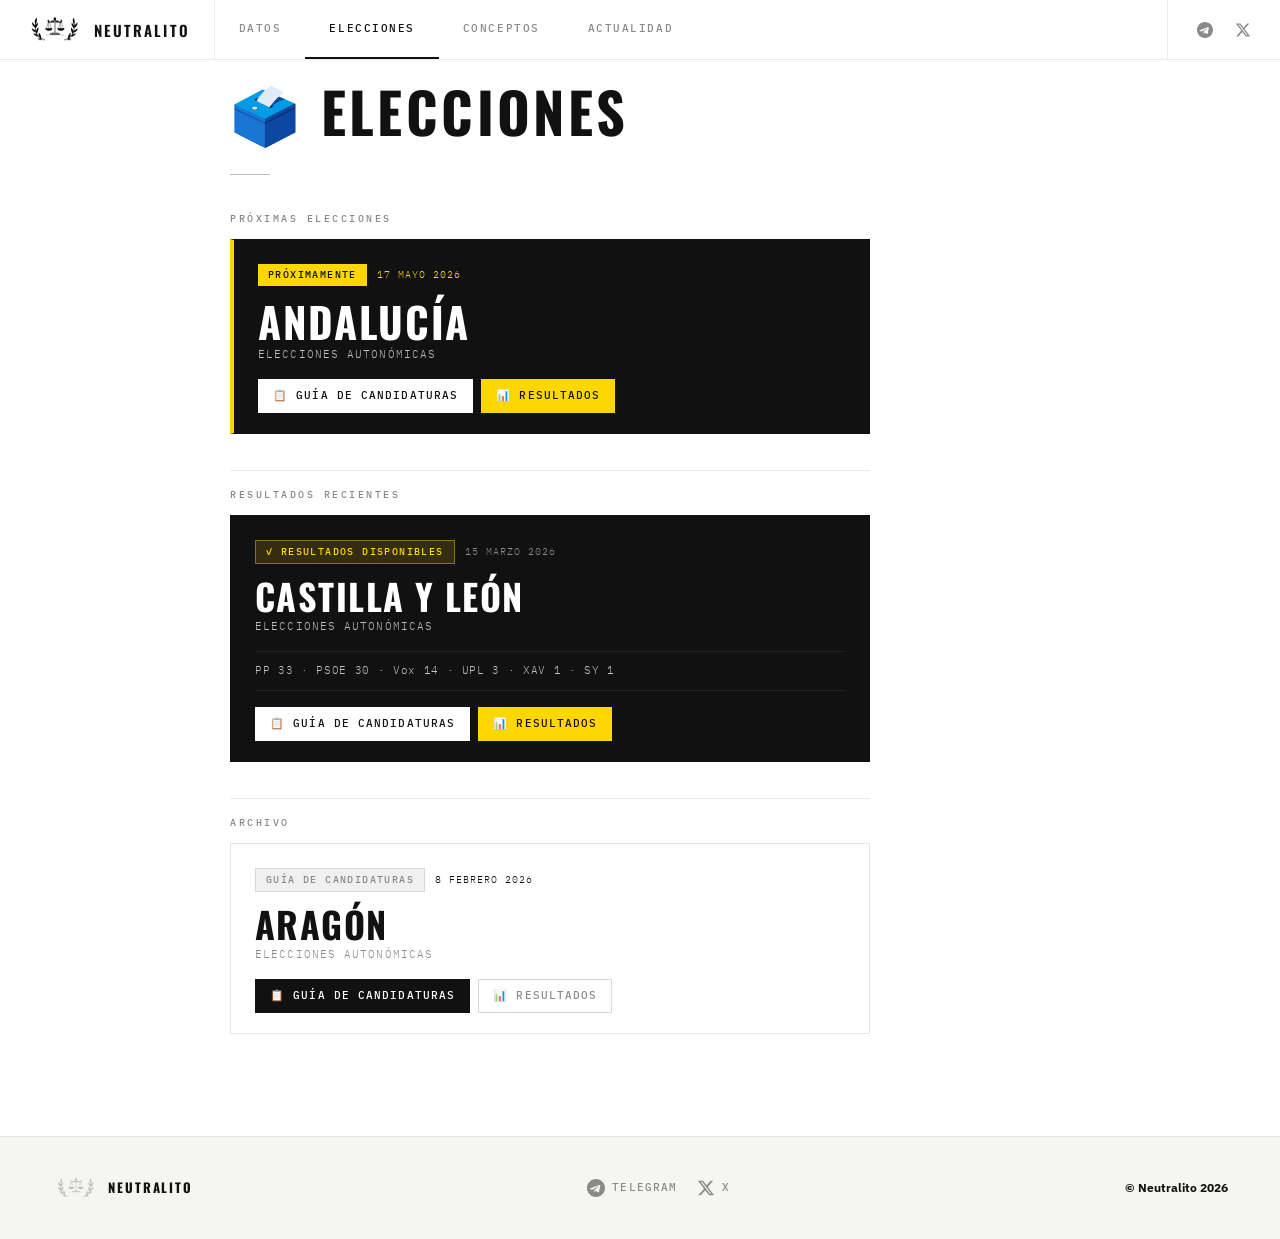
<file: elecciones.html>
<!DOCTYPE html>
<html lang="es">
<head>
<meta charset="UTF-8">
<meta name="viewport" content="width=device-width, initial-scale=1.0">
<title>Elecciones — Neutralito · Candidaturas y resultados electorales España</title>
<meta name="description" content="Guías completas de candidaturas electorales por provincia. Resultados con censo completo, abstención incluida. Sin filtros, todos los partidos.">
<meta name="robots" content="index, follow">
<link rel="canonical" href="https://neutralito.github.io/web/elecciones.html">

<meta property="og:type" content="website">
<meta property="og:url" content="https://neutralito.github.io/web/elecciones.html">
<meta property="og:title" content="Elecciones — Neutralito">
<meta property="og:description" content="Guías completas de candidaturas electorales por provincia. Resultados con censo completo, abstención incluida.">
<meta property="og:image" content="https://neutralito.github.io/web/imagenes/og_image.png">
<meta property="og:locale" content="es_ES">
<meta property="og:site_name" content="Neutralito">

<meta name="twitter:card" content="summary_large_image">
<meta name="twitter:site" content="@Neutralito_e">
<meta name="twitter:title" content="Elecciones — Neutralito">
<meta name="twitter:description" content="Guías completas de candidaturas electorales por provincia. Resultados con censo completo, abstención incluida.">
<meta name="twitter:image" content="https://neutralito.github.io/web/imagenes/og_image.png">

<link rel="preconnect" href="https://fonts.googleapis.com">
<link href="https://fonts.googleapis.com/css2?family=Oswald:wght@400;500;600;700&family=IBM+Plex+Sans:wght@300;400;500&family=IBM+Plex+Mono:wght@400;500&family=Playfair+Display:ital,wght@0,600;1,400&display=swap" rel="stylesheet">
<link rel="stylesheet" href="neutralito.css">
<style>
  :root {
    --white:       #ffffff;
    --off-white:   #f5f5f2;
    --silver:      #C0C0C0;
    --silver-dark: #8a8a8a;
    --black:       #111111;
    --black-soft:  #333333;
    --gold:        #FFD700;
  }

  * { margin: 0; padding: 0; box-sizing: border-box; }
  html { scroll-behavior: smooth; }

  body {
    background: var(--white);
    color: var(--black);
    font-family: 'IBM Plex Sans', sans-serif;
    font-weight: 300;
    line-height: 1.6;
    overflow-x: hidden;
  }

  /* ── NAV ── */
  nav {
    position: fixed;
    top: 0; left: 0; right: 0;
    z-index: 300;
    display: flex;
    align-items: stretch;
    height: 60px;
    background: var(--white);
    border-bottom: 1px solid rgba(0,0,0,0.08);
  }
  .nav-brand {
    display: flex;
    align-items: center;
    gap: 8px;
    padding: 0 24px;
    text-decoration: none;
    border-right: 1px solid rgba(0,0,0,0.08);
    flex-shrink: 0;
  }
  .nav-brand img { height: 28px; width: auto; object-fit: contain; }
  .nav-brand-text {
    font-family: 'Oswald', sans-serif;
    font-size: 15px;
    font-weight: 600;
    letter-spacing: 0.14em;
    text-transform: uppercase;
    color: var(--black);
  }
  .nav-tabs {
    display: flex;
    flex: 1;
    overflow-x: auto;
    scrollbar-width: none;
  }
  .nav-tabs::-webkit-scrollbar { display: none; }
  .nav-tab {
    display: flex;
    align-items: center;
    padding: 0 24px;
    font-family: 'IBM Plex Mono', monospace;
    font-size: 11px;
    font-weight: 500;
    letter-spacing: 0.14em;
    text-transform: uppercase;
    color: var(--silver-dark);
    text-decoration: none;
    border-bottom: 2px solid transparent;
    transition: color 0.2s, border-color 0.2s;
    white-space: nowrap;
  }
  .nav-tab:hover { color: var(--black); }
  .nav-tab.active { color: var(--black); border-bottom-color: var(--black); }
  .nav-social {
    display: flex;
    align-items: center;
    gap: 4px;
    padding: 0 20px;
    border-left: 1px solid rgba(0,0,0,0.08);
    flex-shrink: 0;
  }
  .nav-social-link {
    display: flex;
    align-items: center;
    justify-content: center;
    width: 34px;
    height: 34px;
    color: var(--silver-dark);
    text-decoration: none;
    transition: color 0.2s;
  }
  .nav-social-link:hover { color: var(--black); }
  .nav-hamburger {
    display: none;
    flex-direction: column;
    justify-content: center;
    gap: 5px;
    padding: 0 20px;
    cursor: pointer;
    margin-left: auto;
  }
  .nav-hamburger span { display: block; width: 22px; height: 2px; background: var(--black); }
  .nav-mobile-menu {
    position: fixed;
    top: 60px; left: 0; right: 0;
    background: var(--white);
    border-bottom: 2px solid rgba(0,0,0,0.1);
    z-index: 299;
    flex-direction: column;
    display: none;
    box-shadow: 0 8px 24px rgba(0,0,0,0.1);
  }
  @media (max-width: 768px) {
    .nav-mobile-menu.open { display: flex !important; }
    .nav-tabs { display: none; }
    .nav-hamburger { display: flex; }
    .nav-social { display: none; }
  }
  .nav-mobile-item {
    padding: 16px 24px;
    font-family: 'IBM Plex Mono', monospace;
    font-size: 12px;
    font-weight: 500;
    letter-spacing: 0.14em;
    text-transform: uppercase;
    color: var(--silver-dark);
    text-decoration: none;
    border-bottom: 1px solid rgba(0,0,0,0.05);
    display: block;
    transition: color 0.2s, background 0.2s;
  }
  .nav-mobile-item:hover { color: var(--black); background: var(--off-white); }
  .nav-mobile-item.active { color: var(--black); font-weight: 700; }

  /* ── CONTENIDO ── */
  .inner-page {
    min-height: calc(100vh - 60px);
    padding: 80px 52px 100px;
  }
  .inner-page-inner { max-width: 820px; margin: 0 auto; }

  .page-titulo {
    font-family: 'Oswald', sans-serif;
    font-size: clamp(32px, 5vw, 56px);
    font-weight: 700;
    letter-spacing: 0.06em;
    text-transform: uppercase;
    color: var(--black);
    margin-bottom: 32px;
    line-height: 1.1;
  }
  .page-divider {
    width: 40px;
    height: 1px;
    background: var(--silver);
    margin-bottom: 36px;
  }
  .page-texto {
    font-size: 16px;
    font-weight: 300;
    color: rgba(17,17,17,0.85);
    line-height: 1.85;
    margin-bottom: 20px;
    max-width: 640px;
  }
  .section-label {
    font-size: 13px;
    font-family: 'IBM Plex Mono', monospace;
    letter-spacing: 0.14em;
    text-transform: uppercase;
    color: var(--silver-dark);
    margin-bottom: 20px;
    display: block;
  }

  /* ── ELECTION CARDS ── */
  .elec-seccion-label {
    font-family: 'IBM Plex Mono', monospace;
    font-size: 10px;
    font-weight: 500;
    letter-spacing: 0.25em;
    text-transform: uppercase;
    color: var(--silver-dark);
    margin-bottom: 12px;
    display: block;
  }

  .elec-card {
    display: block;
    text-decoration: none;
    color: var(--black);
    border: 1px solid rgba(0,0,0,0.1);
    padding: 24px 24px 20px;
    margin-bottom: 2px;
    background: var(--white);
    transition: border-color 0.2s, transform 0.15s;
    max-width: 640px;
  }
  .elec-card:hover { border-color: rgba(0,0,0,0.25); transform: translateY(-1px); }

  /* Próxima — negra con dorado */
  .elec-card--proxima {
    background: var(--black);
    border-color: var(--black);
    border-left: 4px solid var(--gold);
  }
  .elec-card--proxima .elec-card-titulo { color: var(--white); font-size: clamp(28px, 5vw, 42px); }
  .elec-card--proxima .elec-card-subtitulo { color: var(--silver); }
  .elec-card--proxima .elec-card-fecha { color: var(--gold); }

  /* Con resultados — negra estándar */
  .elec-card--resultados {
    background: var(--black);
    border-color: var(--black);
  }
  .elec-card--resultados .elec-card-titulo { color: var(--white); }
  .elec-card--resultados .elec-card-subtitulo { color: var(--silver); }
  .elec-card--resultados .elec-card-fecha { color: var(--silver-dark); }
  .elec-card--resultados .elec-card-resumen {
    color: var(--silver);
    border-color: rgba(255,255,255,0.08);
  }

  .elec-card-meta {
    display: flex;
    align-items: center;
    gap: 10px;
    margin-bottom: 14px;
    flex-wrap: wrap;
  }
  .elec-card-badge {
    font-family: 'IBM Plex Mono', monospace;
    font-size: 10px;
    font-weight: 500;
    letter-spacing: 0.14em;
    text-transform: uppercase;
    padding: 3px 10px;
  }
  .elec-card-badge--proxima {
    background: var(--gold);
    color: var(--black);
  }
  .elec-card-badge--resultados {
    background: rgba(255,215,0,0.15);
    color: var(--gold);
    border: 1px solid rgba(255,215,0,0.4);
  }
  .elec-card-badge--archivo {
    background: rgba(0,0,0,0.06);
    color: var(--silver-dark);
    border: 1px solid rgba(0,0,0,0.1);
  }
  .elec-card-fecha {
    font-family: 'IBM Plex Mono', monospace;
    font-size: 10px;
    letter-spacing: 0.1em;
    text-transform: uppercase;
  }
  .elec-card-titulo {
    font-family: 'Oswald', sans-serif;
    font-size: clamp(24px, 4vw, 36px);
    font-weight: 700;
    letter-spacing: 0.04em;
    text-transform: uppercase;
    color: var(--black);
    line-height: 1;
    margin-bottom: 4px;
  }
  .elec-card-subtitulo {
    font-family: 'IBM Plex Mono', monospace;
    font-size: 11px;
    color: var(--silver-dark);
    letter-spacing: 0.1em;
    text-transform: uppercase;
    margin-bottom: 16px;
  }
  .elec-card-resumen {
    font-family: 'IBM Plex Mono', monospace;
    font-size: 11px;
    color: var(--black-soft);
    letter-spacing: 0.06em;
    margin-bottom: 16px;
    padding: 10px 0;
    border-top: 1px solid rgba(0,0,0,0.08);
    border-bottom: 1px solid rgba(0,0,0,0.08);
  }

  /* Botones dentro de la card */
  .elec-card-btns {
    display: flex;
    gap: 8px;
    flex-wrap: wrap;
    margin-top: 4px;
  }
  .elec-card-btn {
    font-family: 'IBM Plex Mono', monospace;
    font-size: 11px;
    font-weight: 500;
    letter-spacing: 0.1em;
    text-transform: uppercase;
    padding: 7px 14px;
    text-decoration: none;
    transition: background 0.15s, color 0.15s;
    display: inline-block;
  }
  .elec-card-btn--guia {
    background: var(--white);
    color: var(--black);
    border: 1px solid rgba(255,255,255,0.2);
  }
  .elec-card-btn--guia:hover { background: var(--silver); }
  .elec-card-btn--resultados {
    background: var(--gold);
    color: var(--black);
    border: 1px solid var(--gold);
  }
  .elec-card-btn--resultados:hover { background: #e6c200; }

  /* Variantes para card blanca (archivo) */
  .elec-card--archivo .elec-card-btn--guia {
    background: var(--black);
    color: var(--white);
    border-color: var(--black);
  }
  .elec-card--archivo .elec-card-btn--guia:hover { background: #333; }
  .elec-card--archivo .elec-card-btn--resultados {
    background: transparent;
    color: var(--silver-dark);
    border: 1px solid rgba(0,0,0,0.15);
  }
  .elec-card--archivo .elec-card-btn--resultados:hover {
    background: var(--off-white);
    color: var(--black);
  }

  /* Separador entre secciones */
  .elec-separador {
    margin: 36px 0 16px;
    max-width: 640px;
    border: none;
    border-top: 1px solid rgba(0,0,0,0.08);
  }

  @media (max-width: 600px) {
    .elec-card { padding: 20px 18px 16px; }
    .elec-card-btns { gap: 6px; }
    .elec-card-btn { font-size: 10px; padding: 6px 12px; }
  }

  /* ── FOOTER ── */
  footer {
    background: var(--off-white);
    border-top: 1px solid rgba(0,0,0,0.07);
    padding: 40px 52px;
    display: flex;
    align-items: center;
    justify-content: space-between;
    flex-wrap: wrap;
    gap: 16px;
  }
  .footer-marca { display: flex; align-items: center; gap: 8px; }
  .footer-marca img { height: 22px; }
  .footer-marca-text {
    font-family: 'Oswald', sans-serif;
    font-size: 13px;
    font-weight: 700;
    letter-spacing: 0.14em;
    text-transform: uppercase;
    color: var(--black);
  }
  .footer-social { display: flex; gap: 20px; align-items: center; }
  .social-link {
    display: flex;
    align-items: center;
    gap: 7px;
    font-family: 'IBM Plex Mono', monospace;
    font-size: 11px;
    font-weight: 500;
    letter-spacing: 0.1em;
    text-transform: uppercase;
    color: var(--silver-dark);
    text-decoration: none;
    transition: color 0.2s;
  }
  .social-link:hover { color: var(--black); }
  .footer-copy {
    font-family: 'IBM Plex Sans', sans-serif;
    font-size: 12px;
    font-weight: 300;
    color: var(--silver-dark);
  }

  @media (max-width: 768px) {
    .inner-page { padding: 80px 24px 80px; }
    footer { padding: 28px 24px; flex-direction: column; align-items: center; text-align: center; }
  }

  /* ── BARRA NAV MÓVIL FIJA ABAJO ── */
  .nav-barra-abajo {
    display: none;
    position: fixed;
    bottom: 0; left: 0; right: 0;
    z-index: 400;
    height: 64px;
    background: var(--white);
    border-top: 1px solid rgba(0,0,0,0.08);
    box-shadow: 0 -4px 20px rgba(0,0,0,0.06);
  }
  .nb-inner {
    display: flex;
    width: 100%;
    height: 100%;
  }
  .nb-btn {
    flex: 1;
    display: flex;
    flex-direction: column;
    align-items: center;
    justify-content: center;
    gap: 3px;
    text-decoration: none;
    color: var(--silver-dark);
    transition: color 0.2s;
    padding: 8px 4px;
    border-top: 2px solid transparent;
  }
  .nb-btn.active {
    color: var(--black);
    border-top-color: var(--black);
  }
  .nb-btn svg { width: 20px; height: 20px; }
  .nb-label {
    font-family: 'IBM Plex Mono', monospace;
    font-size: 9px;
    font-weight: 500;
    letter-spacing: 0.08em;
    text-transform: uppercase;
  }
  @media (max-width: 768px) {
    .nav-barra-abajo { display: flex; }
    body { padding-bottom: 64px; }
  }

</style>
<script defer src="https://cloud.umami.is/script.js" data-website-id="a4884acc-6164-420b-81f0-c24fb1109fbe"></script>
<link rel="sitemap" type="application/xml" href="/web/sitemap.xml">
</head>
<body>

<!-- NAV -->
<nav>
  <a href="index.html" class="nav-brand">
    <img src="imagenes/logo_neutralito.png" alt="Neutralito">
    <span class="nav-brand-text">Neutralito</span>
  </a>
  <div class="nav-tabs">
    <a href="datos.html" class="nav-tab">Datos</a>
    <a href="elecciones.html" class="nav-tab active">Elecciones</a>
    <a href="conceptos.html" class="nav-tab">Conceptos</a>
    <a href="actualidad.html" class="nav-tab">Actualidad</a>
  </div>
  <div class="nav-hamburger" onclick="toggleMenu()" id="hamburger">
    <span></span><span></span><span></span>
  </div>
  <div class="nav-social">
    <a href="https://t.me/neutralito" target="_blank" class="nav-social-link">
      <svg width="16" height="16" viewBox="0 0 24 24" fill="currentColor"><path d="M12 0C5.373 0 0 5.373 0 12s5.373 12 12 12 12-5.373 12-12S18.627 0 12 0zm5.894 8.221-1.97 9.28c-.145.658-.537.818-1.084.508l-3-2.21-1.447 1.394c-.16.16-.295.295-.605.295l.213-3.053 5.56-5.023c.242-.213-.054-.333-.373-.12L7.17 14.36l-2.945-.918c-.64-.203-.658-.64.135-.953l11.57-4.461c.537-.194 1.006.131.964.193z"/></svg>
    </a>
    <a href="https://x.com/Neutralito_e" target="_blank" class="nav-social-link">
      <svg width="16" height="16" viewBox="0 0 24 24" fill="currentColor"><path d="M18.244 2.25h3.308l-7.227 8.26 8.502 11.24H16.17l-5.214-6.817L4.99 21.75H1.68l7.73-8.835L1.254 2.25H8.08l4.713 6.231zm-1.161 17.52h1.833L7.084 4.126H5.117z"/></svg>
    </a>
  </div>
</nav>

<!-- MOBILE MENU -->
<div class="nav-mobile-menu" id="mobileMenu">
  <a href="index.html" class="nav-mobile-item">Inicio</a>
  <a href="datos.html" class="nav-mobile-item">Datos</a>
  <a href="elecciones.html" class="nav-mobile-item active">Elecciones</a>
  <a href="conceptos.html" class="nav-mobile-item">Conceptos</a>
  <a href="actualidad.html" class="nav-mobile-item">Actualidad</a>
</div>

<!-- CONTENIDO -->
<div class="inner-page">
  <div class="inner-page-inner">
    <h1 class="page-titulo">🗳️ Elecciones</h1>
    <div class="page-divider"></div>

    <!-- PRÓXIMAS -->
    <span class="elec-seccion-label">Próximas elecciones</span>

    <div class="elec-card elec-card--proxima" onclick="window.location='elecciones-andalucia-2026.html#resultados'" style="cursor:pointer">
      <div class="elec-card-meta">
        <span class="elec-card-badge elec-card-badge--proxima">Próximamente</span>
        <span class="elec-card-fecha">17 mayo 2026</span>
      </div>
      <div class="elec-card-titulo">Andalucía</div>
      <div class="elec-card-subtitulo">Elecciones Autonómicas</div>
      <div class="elec-card-btns">
        <a href="elecciones-andalucia-2026.html#guia" class="elec-card-btn elec-card-btn--guia" onclick="event.stopPropagation()">📋 Guía de candidaturas</a>
        <a href="elecciones-andalucia-2026.html#resultados" class="elec-card-btn elec-card-btn--resultados" onclick="event.stopPropagation()">📊 Resultados</a>
      </div>
    </div>

    <hr class="elec-separador">

    <!-- RESULTADOS RECIENTES -->
    <span class="elec-seccion-label">Resultados recientes</span>

    <div class="elec-card elec-card--resultados" onclick="window.location='elecciones-cyl-2026.html#resultados'" style="cursor:pointer">
      <div class="elec-card-meta">
        <span class="elec-card-badge elec-card-badge--resultados">✓ Resultados disponibles</span>
        <span class="elec-card-fecha">15 marzo 2026</span>
      </div>
      <div class="elec-card-titulo">Castilla y León</div>
      <div class="elec-card-subtitulo">Elecciones Autonómicas</div>
      <div class="elec-card-resumen">PP 33 · PSOE 30 · Vox 14 · UPL 3 · XAV 1 · SY 1</div>
      <div class="elec-card-btns">
        <a href="elecciones-cyl-2026.html#guia" class="elec-card-btn elec-card-btn--guia" onclick="event.stopPropagation()">📋 Guía de candidaturas</a>
        <a href="elecciones-cyl-2026.html#resultados" class="elec-card-btn elec-card-btn--resultados" onclick="event.stopPropagation()">📊 Resultados</a>
      </div>
    </div>

    <hr class="elec-separador">

    <!-- ARCHIVO -->
    <span class="elec-seccion-label">Archivo</span>

    <div class="elec-card elec-card--archivo" onclick="window.location='elecciones-aragon-2026.html#resultados'" style="cursor:pointer">
      <div class="elec-card-meta">
        <span class="elec-card-badge elec-card-badge--archivo">Guía de candidaturas</span>
        <span class="elec-card-fecha">8 febrero 2026</span>
      </div>
      <div class="elec-card-titulo">Aragón</div>
      <div class="elec-card-subtitulo">Elecciones Autonómicas</div>
      <div class="elec-card-btns">
        <a href="elecciones-aragon-2026.html#guia" class="elec-card-btn elec-card-btn--guia" onclick="event.stopPropagation()">📋 Guía de candidaturas</a>
        <a href="elecciones-aragon-2026.html#resultados" class="elec-card-btn elec-card-btn--resultados" onclick="event.stopPropagation()">📊 Resultados</a>
      </div>
    </div>

  </div>
</div>

<!-- FOOTER -->
<footer>
  <div class="footer-marca">
    <img src="imagenes/logo_neutralito.png" alt="Neutralito">
    <span class="footer-marca-text">Neutralito</span>
  </div>
  <div class="footer-social">
    <a href="https://t.me/neutralito" target="_blank" class="social-link">
      <svg width="18" height="18" viewBox="0 0 24 24" fill="currentColor"><path d="M12 0C5.373 0 0 5.373 0 12s5.373 12 12 12 12-5.373 12-12S18.627 0 12 0zm5.894 8.221-1.97 9.28c-.145.658-.537.818-1.084.508l-3-2.21-1.447 1.394c-.16.16-.295.295-.605.295l.213-3.053 5.56-5.023c.242-.213-.054-.333-.373-.12L7.17 14.36l-2.945-.918c-.64-.203-.658-.64.135-.953l11.57-4.461c.537-.194 1.006.131.964.193z"/></svg>
      Telegram
    </a>
    <a href="https://x.com/Neutralito_e" target="_blank" class="social-link">
      <svg width="18" height="18" viewBox="0 0 24 24" fill="currentColor"><path d="M18.244 2.25h3.308l-7.227 8.26 8.502 11.24H16.17l-5.214-6.817L4.99 21.75H1.68l7.73-8.835L1.254 2.25H8.08l4.713 6.231zm-1.161 17.52h1.833L7.084 4.126H5.117z"/></svg>
      X
    </a>
  </div>
  <div class="footer-copy"><strong style="color:var(--black)">© Neutralito 2026</strong></div>
</footer>

<script>
function toggleMenu() {
  document.getElementById('mobileMenu').classList.toggle('open');
}
document.addEventListener('click', function(e) {
  const menu = document.getElementById('mobileMenu');
  const hamburger = document.getElementById('hamburger');
  if (menu && hamburger && !menu.contains(e.target) && !hamburger.contains(e.target)) {
    menu.classList.remove('open');
  }
});
</script>

<!-- BARRA NAV MÓVIL FIJA ABAJO -->
<div class="nav-barra-abajo">
  <div class="nb-inner">
    <a href="datos.html" class="nb-btn">
      <svg viewBox="0 0 24 24" fill="none" stroke="currentColor" stroke-width="2" stroke-linecap="round" stroke-linejoin="round"><rect x="3" y="3" width="7" height="7"/><rect x="14" y="3" width="7" height="7"/><rect x="3" y="14" width="7" height="7"/><rect x="14" y="14" width="7" height="7"/></svg>
      <span class="nb-label">Datos</span>
    </a>
    <a href="elecciones.html" class="nb-btn active">
      <svg viewBox="0 0 24 24" fill="none" stroke="currentColor" stroke-width="2" stroke-linecap="round" stroke-linejoin="round"><path d="M9 5H7a2 2 0 0 0-2 2v12a2 2 0 0 0 2 2h10a2 2 0 0 0 2-2V7a2 2 0 0 0-2-2h-2"/><rect x="9" y="3" width="6" height="4" rx="1"/><path d="M9 12h6M9 16h4"/></svg>
      <span class="nb-label">Elecciones</span>
    </a>
    <a href="conceptos.html" class="nb-btn">
      <svg viewBox="0 0 24 24" fill="none" stroke="currentColor" stroke-width="2" stroke-linecap="round" stroke-linejoin="round"><circle cx="12" cy="12" r="10"/><path d="M12 8v4M12 16h.01"/></svg>
      <span class="nb-label">Conceptos</span>
    </a>
    <a href="actualidad.html" class="nb-btn">
      <svg viewBox="0 0 24 24" fill="none" stroke="currentColor" stroke-width="2" stroke-linecap="round" stroke-linejoin="round"><circle cx="12" cy="12" r="10"/><line x1="2" y1="12" x2="22" y2="12"/><path d="M12 2a15.3 15.3 0 0 1 4 10 15.3 15.3 0 0 1-4 10 15.3 15.3 0 0 1-4-10 15.3 15.3 0 0 1 4-10z"/></svg>
      <span class="nb-label">Actualidad</span>
    </a>
  </div>
</div>

</body>
</html>
</file>
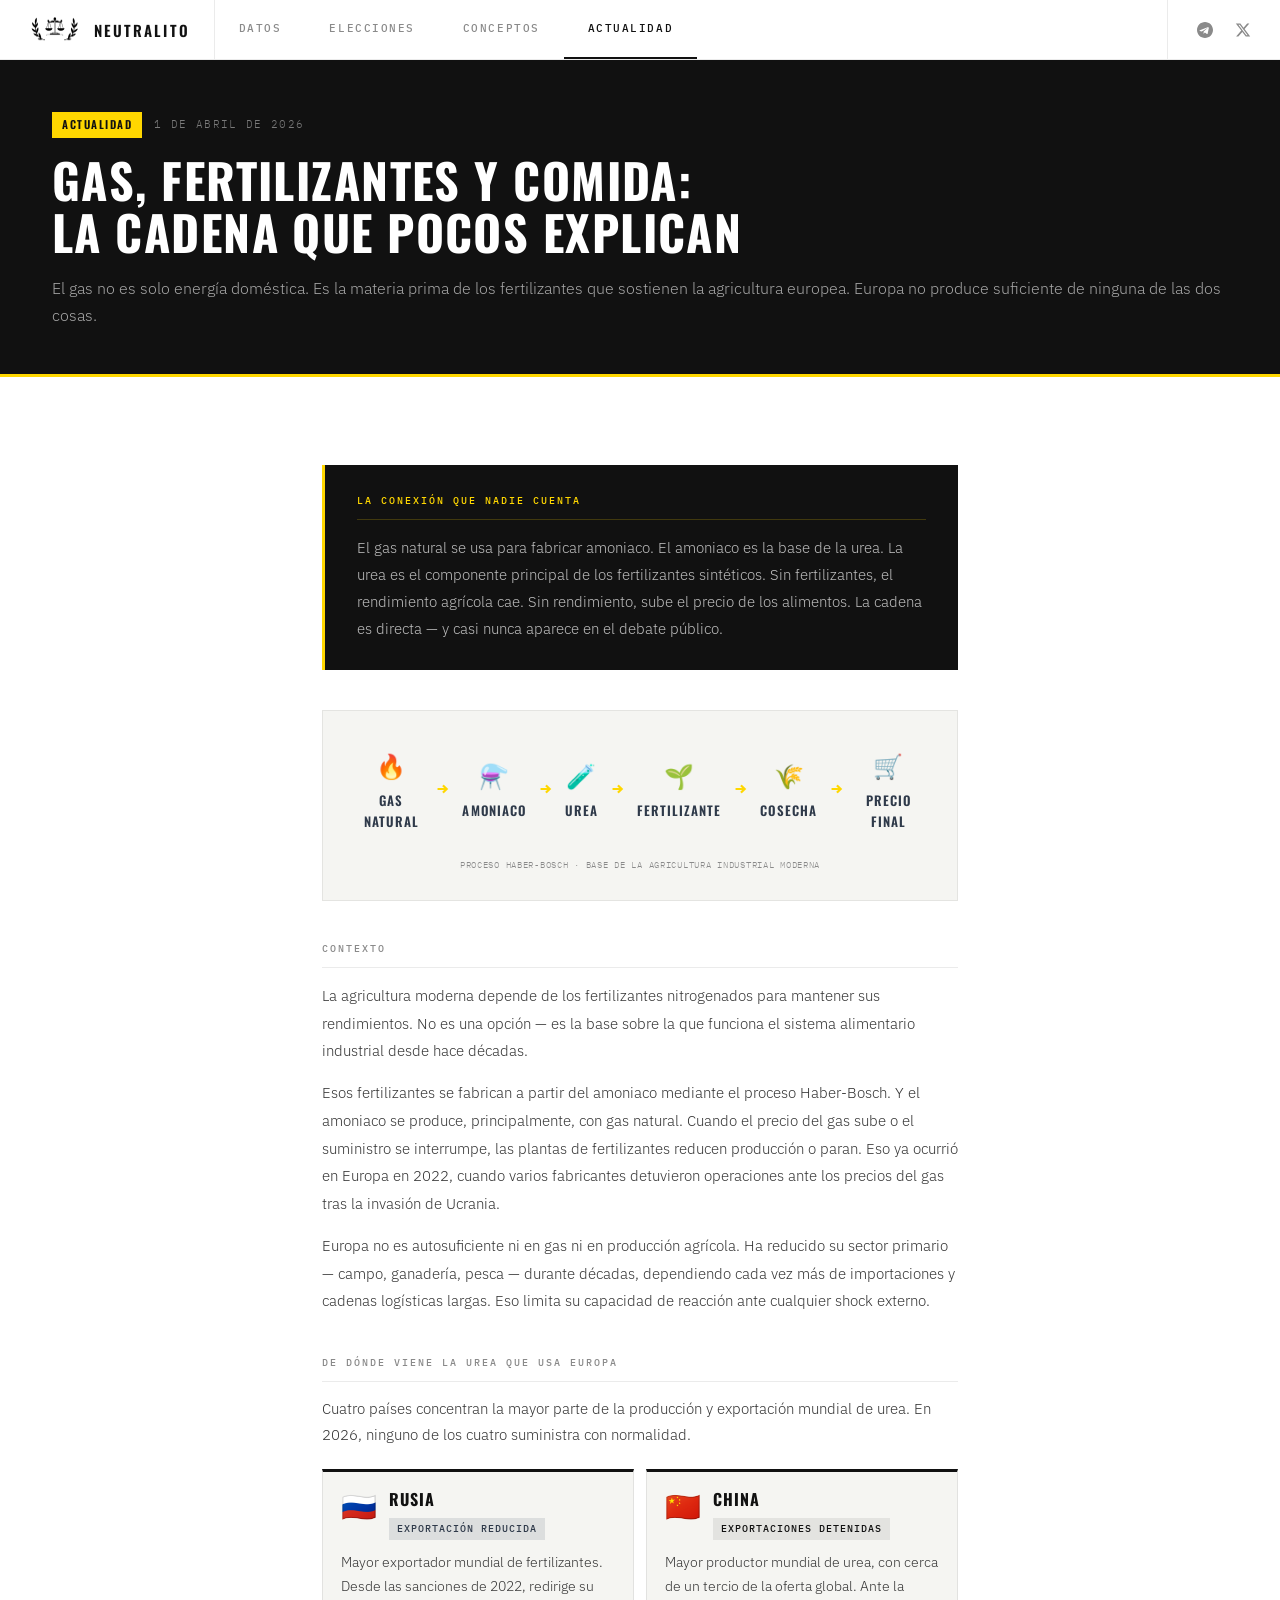
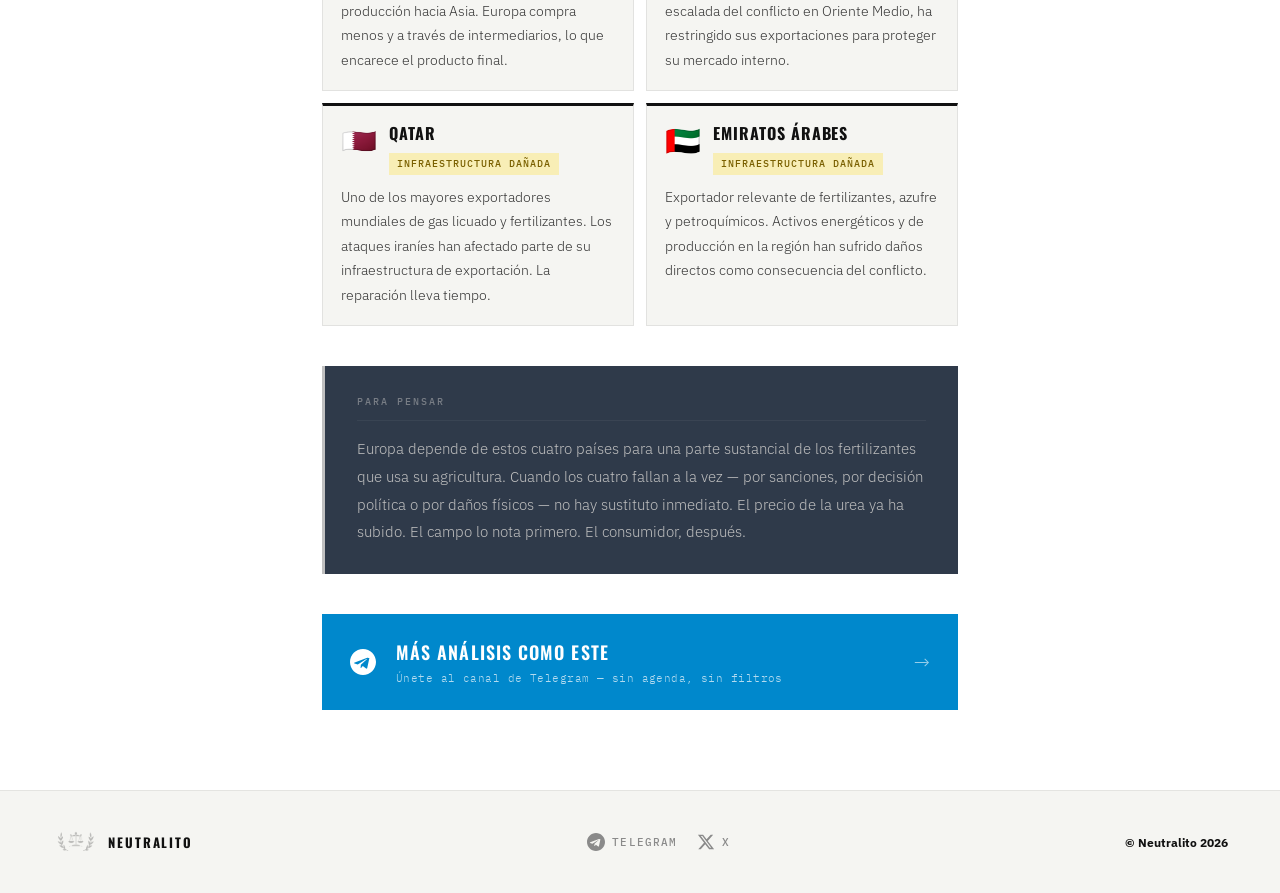
<file: gas-fertilizantes.html>
<!DOCTYPE html>
<html lang="es">
<head>
<meta charset="UTF-8">
<meta name="viewport" content="width=device-width, initial-scale=1.0">
<title>Gas, fertilizantes y comida: la cadena que pocos explican — Neutralito</title>
<meta name="description" content="El gas no es solo energía doméstica. Es la base de los fertilizantes que sostienen la agricultura europea. Una cadena que casi nadie explica.">
<meta name="robots" content="index, follow">
<link rel="canonical" href="https://neutralito.github.io/web/actualidad/gas-fertilizantes.html">

<meta property="og:type" content="article">
<meta property="og:url" content="https://neutralito.github.io/web/actualidad/gas-fertilizantes.html">
<meta property="og:title" content="Gas, fertilizantes y comida: la cadena que pocos explican — Neutralito">
<meta property="og:description" content="El gas no es solo energía doméstica. Es la base de los fertilizantes que sostienen la agricultura europea.">
<meta property="og:image" content="https://neutralito.github.io/web/imagenes/og_image.png">
<meta property="og:locale" content="es_ES">
<meta property="og:site_name" content="Neutralito">

<meta name="twitter:card" content="summary_large_image">
<meta name="twitter:site" content="@Neutralito_e">
<meta name="twitter:title" content="Gas, fertilizantes y comida: la cadena que pocos explican — Neutralito">
<meta name="twitter:description" content="El gas no es solo energía doméstica. Es la base de los fertilizantes que sostienen la agricultura europea.">
<meta name="twitter:image" content="https://neutralito.github.io/web/imagenes/og_image.png">

<link rel="preconnect" href="https://fonts.googleapis.com">
<link href="https://fonts.googleapis.com/css2?family=Oswald:wght@400;500;600;700&family=IBM+Plex+Sans:wght@300;400;500&family=IBM+Plex+Mono:wght@400;500&display=swap" rel="stylesheet">
<link rel="stylesheet" href="neutralito.css">

<style>
  :root {
    --white:       #ffffff;
    --off-white:   #f5f5f2;
    --silver:      #C0C0C0;
    --silver-dark: #8a8a8a;
    --black:       #111111;
    --black-soft:  #333333;
    --gold:        #FFD700;
    --azul:        #2F3A4A;
  }

  * { margin: 0; padding: 0; box-sizing: border-box; }
  html { scroll-behavior: smooth; }

  body {
    background: var(--white);
    color: var(--black);
    font-family: 'IBM Plex Sans', sans-serif;
    font-weight: 300;
    line-height: 1.6;
    overflow-x: hidden;
  }

  /* ── NAV (idéntico al resto del proyecto) ── */
  nav {
    position: fixed;
    top: 0; left: 0; right: 0;
    z-index: 300;
    display: flex;
    align-items: stretch;
    height: 60px;
    background: var(--white);
    border-bottom: 1px solid rgba(0,0,0,0.08);
  }
  .nav-brand {
    display: flex;
    align-items: center;
    gap: 8px;
    padding: 0 24px;
    text-decoration: none;
    border-right: 1px solid rgba(0,0,0,0.08);
    flex-shrink: 0;
  }
  .nav-brand img { height: 28px; width: auto; object-fit: contain; }
  .nav-brand-text {
    font-family: 'Oswald', sans-serif;
    font-size: 15px;
    font-weight: 600;
    letter-spacing: 0.14em;
    text-transform: uppercase;
    color: var(--black);
  }
  .nav-tabs {
    display: flex;
    flex: 1;
    overflow-x: auto;
    scrollbar-width: none;
  }
  .nav-tabs::-webkit-scrollbar { display: none; }
  .nav-tab {
    display: flex;
    align-items: center;
    padding: 0 24px;
    font-family: 'IBM Plex Mono', monospace;
    font-size: 11px;
    font-weight: 500;
    letter-spacing: 0.14em;
    text-transform: uppercase;
    color: var(--silver-dark);
    text-decoration: none;
    border-bottom: 2px solid transparent;
    transition: color 0.2s, border-color 0.2s;
    white-space: nowrap;
  }
  .nav-tab:hover { color: var(--black); }
  .nav-tab.active { color: var(--black); border-bottom-color: var(--black); }
  .nav-social {
    display: flex;
    align-items: center;
    gap: 4px;
    padding: 0 20px;
    border-left: 1px solid rgba(0,0,0,0.08);
    flex-shrink: 0;
  }
  .nav-social-link {
    display: flex;
    align-items: center;
    justify-content: center;
    width: 34px; height: 34px;
    color: var(--silver-dark);
    text-decoration: none;
    transition: color 0.2s;
  }
  .nav-social-link:hover { color: var(--black); }
  .nav-hamburger {
    display: none;
    flex-direction: column;
    justify-content: center;
    gap: 5px;
    padding: 0 20px;
    cursor: pointer;
    margin-left: auto;
  }
  .nav-hamburger span { display: block; width: 22px; height: 2px; background: var(--black); }
  .nav-mobile-menu {
    position: fixed;
    top: 60px; left: 0; right: 0;
    background: var(--white);
    border-bottom: 2px solid rgba(0,0,0,0.1);
    z-index: 299;
    flex-direction: column;
    display: none;
    box-shadow: 0 8px 24px rgba(0,0,0,0.1);
  }
  @media (max-width: 768px) {
    .nav-mobile-menu.open { display: flex !important; }
    .nav-tabs { display: none; }
    .nav-hamburger { display: flex; }
    .nav-social { display: none; }
  }
  .nav-mobile-item {
    padding: 16px 24px;
    font-family: 'IBM Plex Mono', monospace;
    font-size: 12px;
    font-weight: 500;
    letter-spacing: 0.14em;
    text-transform: uppercase;
    color: var(--silver-dark);
    text-decoration: none;
    border-bottom: 1px solid rgba(0,0,0,0.05);
    display: block;
    transition: color 0.2s, background 0.2s;
  }
  .nav-mobile-item:hover { color: var(--black); background: var(--off-white); }
  .nav-mobile-item.active { color: var(--black); font-weight: 700; }

  /* ── CABECERA PIEZA ── */
  .pieza-header {
    margin-top: 60px;
    background: var(--black);
    padding: 32px 20px 28px;
    border-bottom: 3px solid var(--gold);
  }
  .pieza-meta {
    display: flex;
    align-items: center;
    gap: 12px;
    margin-bottom: 16px;
    flex-wrap: wrap;
  }
  .pieza-badge {
    font-family: 'Oswald', sans-serif;
    font-size: 11px;
    font-weight: 600;
    letter-spacing: 0.14em;
    text-transform: uppercase;
    background: var(--gold);
    color: var(--black);
    padding: 4px 10px;
    flex-shrink: 0;
  }
  .pieza-fecha {
    font-family: 'IBM Plex Mono', monospace;
    font-size: 11px;
    letter-spacing: 0.12em;
    color: var(--silver);
    opacity: 0.6;
    text-transform: uppercase;
  }
  .pieza-titulo {
    font-family: 'Oswald', sans-serif;
    font-size: clamp(26px, 6vw, 48px);
    font-weight: 700;
    letter-spacing: 0.03em;
    text-transform: uppercase;
    color: var(--white);
    line-height: 1.1;
    margin-bottom: 16px;
  }
  .pieza-subtitulo {
    font-family: 'IBM Plex Sans', sans-serif;
    font-size: clamp(14px, 3.5vw, 16px);
    font-weight: 300;
    color: var(--silver);
    opacity: 0.85;
    line-height: 1.7;
  }

  /* ── CONTENIDO ── */
  .pieza-contenido {
    max-width: 740px;
    margin: 0 auto;
    padding: 28px 20px 72px;
  }

  .bloque-label {
    font-family: 'IBM Plex Mono', monospace;
    font-size: 10px;
    letter-spacing: 0.2em;
    text-transform: uppercase;
    color: var(--silver-dark);
    font-weight: 500;
    margin-bottom: 14px;
    padding-bottom: 10px;
    border-bottom: 1px solid rgba(0,0,0,0.08);
  }

  /* Dato principal */
  .dato-principal {
    background: var(--black);
    border-left: 3px solid var(--gold);
    padding: 22px 20px;
    margin: 32px 0;
  }
  .dato-principal .bloque-label { color: var(--gold); border-color: rgba(255,215,0,0.2); }
  .dato-texto {
    font-family: 'IBM Plex Sans', sans-serif;
    font-size: 15px;
    font-weight: 300;
    color: var(--silver);
    line-height: 1.8;
  }

  /* Cadena visual — vertical por defecto (mobile first) */
  .cadena {
    margin: 32px 0;
    background: var(--off-white);
    border: 1px solid rgba(0,0,0,0.07);
    padding: 24px 16px;
  }
  .cadena-inner {
    display: flex;
    flex-direction: column;
    align-items: center;
    gap: 0;
  }
  .cadena-item {
    text-align: center;
    padding: 8px 12px;
    display: flex;
    align-items: center;
    gap: 12px;
    width: 100%;
    max-width: 240px;
    justify-content: center;
  }
  .cadena-item .icono { font-size: 1.5rem; display: block; flex-shrink: 0; }
  .cadena-item .nombre {
    font-family: 'Oswald', sans-serif;
    font-size: 13px;
    font-weight: 600;
    text-transform: uppercase;
    letter-spacing: 0.08em;
    color: var(--azul);
  }
  .cadena-flecha {
    font-family: 'IBM Plex Mono', monospace;
    font-size: 1.2rem;
    color: var(--gold);
    font-weight: 700;
    flex-shrink: 0;
    display: block;
    text-align: center;
    line-height: 1;
    padding: 2px 0;
    transform: rotate(90deg);
  }
  .cadena-nota {
    width: 100%;
    text-align: center;
    font-family: 'IBM Plex Mono', monospace;
    font-size: 9px;
    color: var(--silver-dark);
    margin-top: 18px;
    letter-spacing: 0.08em;
    text-transform: uppercase;
  }

  /* Contexto */
  .bloque-contexto { margin: 32px 0; }
  .bloque-contexto p {
    font-size: 15px;
    font-weight: 300;
    color: var(--black-soft);
    line-height: 1.85;
    margin-bottom: 14px;
  }

  /* Proveedores */
  .bloque-proveedores { margin: 32px 0; }
  .proveedores-intro {
    font-size: 15px;
    font-weight: 300;
    color: var(--black-soft);
    line-height: 1.75;
    margin-bottom: 20px;
  }
  .pais-grid {
    display: grid;
    grid-template-columns: 1fr;
    gap: 10px;
  }
  .pais-card {
    background: var(--off-white);
    border: 1px solid rgba(0,0,0,0.07);
    border-top: 3px solid var(--black);
    padding: 18px;
  }
  .pais-header {
    display: flex;
    align-items: flex-start;
    gap: 12px;
    margin-bottom: 10px;
  }
  .pais-flag { font-size: 1.8rem; line-height: 1; flex-shrink: 0; margin-top: 2px; }
  .pais-nombre {
    font-family: 'Oswald', sans-serif;
    font-size: 16px;
    font-weight: 700;
    letter-spacing: 0.06em;
    text-transform: uppercase;
    color: var(--black);
    line-height: 1.2;
    margin-bottom: 5px;
  }
  .pais-estado {
    font-family: 'IBM Plex Mono', monospace;
    font-size: 10px;
    font-weight: 500;
    letter-spacing: 0.1em;
    text-transform: uppercase;
    padding: 3px 8px;
    display: inline-block;
  }
  .pais-estado--reducido { background: rgba(47,58,74,0.12); color: var(--azul); }
  .pais-estado--parado   { background: rgba(17,17,17,0.08); color: var(--black); }
  .pais-estado--danado   { background: rgba(255,215,0,0.25); color: #7a6000; }
  .pais-texto {
    font-size: 14px;
    font-weight: 300;
    color: var(--black-soft);
    line-height: 1.75;
  }

  /* Reflexión */
  .bloque-reflexion {
    background: var(--azul);
    border-left: 3px solid var(--silver);
    padding: 22px 20px;
    margin: 32px 0;
  }
  .bloque-reflexion .bloque-label { color: var(--silver); opacity: 0.5; border-color: rgba(255,255,255,0.1); }
  .bloque-reflexion p {
    font-size: 15px;
    font-weight: 300;
    color: var(--silver);
    line-height: 1.85;
    margin-top: 4px;
  }

  /* ── CTA TELEGRAM ── */
  .cta-telegram {
    display: flex;
    align-items: center;
    gap: 16px;
    background: #0088cc;
    padding: 22px 20px;
    text-decoration: none;
    margin: 32px 0 0;
    transition: background 0.2s;
  }
  .cta-telegram:hover { background: #007ab8; }
  .cta-telegram-icon { flex-shrink: 0; color: #fff; display: flex; align-items: center; }
  .cta-telegram-texto { flex: 1; display: flex; flex-direction: column; gap: 3px; }
  .cta-telegram-titulo {
    font-family: 'Oswald', sans-serif;
    font-size: 16px;
    font-weight: 600;
    letter-spacing: 0.06em;
    text-transform: uppercase;
    color: #fff;
  }
  .cta-telegram-sub {
    font-family: 'IBM Plex Mono', monospace;
    font-size: 11px;
    letter-spacing: 0.04em;
    color: rgba(255,255,255,0.7);
    line-height: 1.5;
  }
  .cta-telegram-flecha {
    font-size: 20px;
    color: rgba(255,255,255,0.6);
    flex-shrink: 0;
  }

  /* ── FOOTER ── */
  footer {
    background: var(--off-white);
    border-top: 1px solid rgba(0,0,0,0.07);
    padding: 28px 20px;
    display: flex;
    align-items: center;
    justify-content: space-between;
    flex-wrap: wrap;
    gap: 16px;
  }
  .footer-marca { display: flex; align-items: center; gap: 8px; }
  .footer-marca img { height: 22px; }
  .footer-marca-text {
    font-family: 'Oswald', sans-serif;
    font-size: 13px;
    font-weight: 700;
    letter-spacing: 0.14em;
    text-transform: uppercase;
    color: var(--black);
  }
  .footer-social { display: flex; gap: 20px; align-items: center; }
  .social-link {
    display: flex;
    align-items: center;
    gap: 7px;
    font-family: 'IBM Plex Mono', monospace;
    font-size: 11px;
    font-weight: 500;
    letter-spacing: 0.1em;
    text-transform: uppercase;
    color: var(--silver-dark);
    text-decoration: none;
    transition: color 0.2s;
  }
  .social-link:hover { color: var(--black); }
  .footer-copy {
    font-family: 'IBM Plex Sans', sans-serif;
    font-size: 12px;
    font-weight: 300;
    color: var(--silver-dark);
  }

  /* ── ESCRITORIO — escala desde móvil ── */
  @media (min-width: 640px) {
    .pieza-header { padding: 52px 52px 44px; }
    .pieza-contenido { padding: 48px 52px 80px; }
    .dato-principal { padding: 28px 32px; margin: 40px 0; }
    .bloque-reflexion { padding: 28px 32px; margin: 40px 0; }
    .bloque-contexto { margin: 40px 0; }
    .bloque-proveedores { margin: 40px 0; }
    .cadena { padding: 28px 24px; margin: 40px 0; }
    .cadena-inner { flex-direction: row; justify-content: center; }
    .cadena-item { flex-direction: column; gap: 0; max-width: none; width: auto; }
    .cadena-item .icono { margin-bottom: 5px; }
    .cadena-flecha { transform: none; padding: 0 2px; }
    .pais-grid { grid-template-columns: 1fr 1fr; gap: 12px; }
    footer { padding: 40px 52px; }
    .cta-telegram { padding: 24px 28px; gap: 20px; }
    .cta-telegram-titulo { font-size: 18px; }
  }
  @media (max-width: 639px) {
    footer { flex-direction: column; align-items: center; text-align: center; padding: 20px; }
  }
  /* ── BARRA NAV MÓVIL FIJA ABAJO ── */
  .nav-barra-abajo {
    display: none;
    position: fixed;
    bottom: 0; left: 0; right: 0;
    z-index: 400;
    height: 64px;
    background: var(--white);
    border-top: 1px solid rgba(0,0,0,0.08);
    box-shadow: 0 -4px 20px rgba(0,0,0,0.06);
  }
  .nb-inner { display: flex; width: 100%; height: 100%; }
  .nb-btn {
    flex: 1;
    display: flex;
    flex-direction: column;
    align-items: center;
    justify-content: center;
    gap: 3px;
    text-decoration: none;
    color: var(--silver-dark);
    transition: color 0.2s;
    padding: 8px 4px;
    border-top: 2px solid transparent;
  }
  .nb-btn.active { color: var(--black); border-top-color: var(--black); }
  .nb-btn svg { width: 20px; height: 20px; }
  .nb-label {
    font-family: 'IBM Plex Mono', monospace;
    font-size: 9px;
    font-weight: 500;
    letter-spacing: 0.08em;
    text-transform: uppercase;
  }
  @media (max-width: 768px) {
    .nav-barra-abajo { display: flex; }
    body { padding-bottom: 64px; }
  }

</style>

<script defer src="https://cloud.umami.is/script.js" data-website-id="a4884acc-6164-420b-81f0-c24fb1109fbe"></script>
</head>
<body>

<!-- NAV -->
<nav>
  <a href="index.html" class="nav-brand">
    <img src="imagenes/logo_neutralito.png" alt="Neutralito">
    <span class="nav-brand-text">Neutralito</span>
  </a>
  <div class="nav-tabs">
    <a href="datos.html" class="nav-tab">Datos</a>
    <a href="elecciones.html" class="nav-tab">Elecciones</a>
    <a href="conceptos.html" class="nav-tab">Conceptos</a>
    <a href="actualidad.html" class="nav-tab active">Actualidad</a>
  </div>
  <div class="nav-hamburger" onclick="toggleMenu()" id="hamburger">
    <span></span><span></span><span></span>
  </div>
  <div class="nav-social">
    <a href="https://t.me/neutralito" target="_blank" class="nav-social-link">
      <svg width="16" height="16" viewBox="0 0 24 24" fill="currentColor"><path d="M12 0C5.373 0 0 5.373 0 12s5.373 12 12 12 12-5.373 12-12S18.627 0 12 0zm5.894 8.221-1.97 9.28c-.145.658-.537.818-1.084.508l-3-2.21-1.447 1.394c-.16.16-.295.295-.605.295l.213-3.053 5.56-5.023c.242-.213-.054-.333-.373-.12L7.17 14.36l-2.945-.918c-.64-.203-.658-.64.135-.953l11.57-4.461c.537-.194 1.006.131.964.193z"/></svg>
    </a>
    <a href="https://x.com/Neutralito_e" target="_blank" class="nav-social-link">
      <svg width="16" height="16" viewBox="0 0 24 24" fill="currentColor"><path d="M18.244 2.25h3.308l-7.227 8.26 8.502 11.24H16.17l-5.214-6.817L4.99 21.75H1.68l7.73-8.835L1.254 2.25H8.08l4.713 6.231zm-1.161 17.52h1.833L7.084 4.126H5.117z"/></svg>
    </a>
  </div>
</nav>

<div class="nav-mobile-menu" id="mobileMenu">
  <a href="index.html" class="nav-mobile-item">Inicio</a>
  <a href="datos.html" class="nav-mobile-item">Datos</a>
  <a href="elecciones.html" class="nav-mobile-item">Elecciones</a>
  <a href="conceptos.html" class="nav-mobile-item">Conceptos</a>
  <a href="actualidad.html" class="nav-mobile-item active">Actualidad</a>
</div>

<!-- CABECERA -->
<header class="pieza-header">
  <div class="pieza-meta">
    <span class="pieza-badge">Actualidad</span>
    <span class="pieza-fecha">1 de abril de 2026</span>
  </div>
  <h1 class="pieza-titulo">Gas, fertilizantes y comida:<br>la cadena que pocos explican</h1>
  <p class="pieza-subtitulo">
    El gas no es solo energía doméstica. Es la materia prima de los fertilizantes que sostienen la agricultura europea. Europa no produce suficiente de ninguna de las dos cosas.
  </p>
</header>

<!-- CONTENIDO -->
<main class="pieza-contenido">

  <div class="dato-principal">
    <div class="bloque-label">La conexión que nadie cuenta</div>
    <p class="dato-texto">
      El gas natural se usa para fabricar amoniaco. El amoniaco es la base de la urea. La urea es el componente principal de los fertilizantes sintéticos. Sin fertilizantes, el rendimiento agrícola cae. Sin rendimiento, sube el precio de los alimentos. La cadena es directa — y casi nunca aparece en el debate público.
    </p>
  </div>

  <div class="cadena">
    <div class="cadena-inner">
      <div class="cadena-item">
        <span class="icono">🔥</span>
        <span class="nombre">Gas natural</span>
      </div>
      <span class="cadena-flecha">→</span>
      <div class="cadena-item">
        <span class="icono">⚗️</span>
        <span class="nombre">Amoniaco</span>
      </div>
      <span class="cadena-flecha">→</span>
      <div class="cadena-item">
        <span class="icono">🧪</span>
        <span class="nombre">Urea</span>
      </div>
      <span class="cadena-flecha">→</span>
      <div class="cadena-item">
        <span class="icono">🌱</span>
        <span class="nombre">Fertilizante</span>
      </div>
      <span class="cadena-flecha">→</span>
      <div class="cadena-item">
        <span class="icono">🌾</span>
        <span class="nombre">Cosecha</span>
      </div>
      <span class="cadena-flecha">→</span>
      <div class="cadena-item">
        <span class="icono">🛒</span>
        <span class="nombre">Precio final</span>
      </div>
    </div>
    <p class="cadena-nota">Proceso Haber-Bosch · Base de la agricultura industrial moderna</p>
  </div>

  <div class="bloque-contexto">
    <div class="bloque-label">Contexto</div>
    <p>
      La agricultura moderna depende de los fertilizantes nitrogenados para mantener sus rendimientos. No es una opción — es la base sobre la que funciona el sistema alimentario industrial desde hace décadas.
    </p>
    <p>
      Esos fertilizantes se fabrican a partir del amoniaco mediante el proceso Haber-Bosch. Y el amoniaco se produce, principalmente, con gas natural. Cuando el precio del gas sube o el suministro se interrumpe, las plantas de fertilizantes reducen producción o paran. Eso ya ocurrió en Europa en 2022, cuando varios fabricantes detuvieron operaciones ante los precios del gas tras la invasión de Ucrania.
    </p>
    <p>
      Europa no es autosuficiente ni en gas ni en producción agrícola. Ha reducido su sector primario — campo, ganadería, pesca — durante décadas, dependiendo cada vez más de importaciones y cadenas logísticas largas. Eso limita su capacidad de reacción ante cualquier shock externo.
    </p>
  </div>

  <div class="bloque-proveedores">
    <div class="bloque-label">De dónde viene la urea que usa Europa</div>
    <p class="proveedores-intro">Cuatro países concentran la mayor parte de la producción y exportación mundial de urea. En 2026, ninguno de los cuatro suministra con normalidad.</p>

    <div class="pais-grid">

      <div class="pais-card">
        <div class="pais-header">
          <span class="pais-flag">🇷🇺</span>
          <div>
            <div class="pais-nombre">Rusia</div>
            <div class="pais-estado pais-estado--reducido">Exportación reducida</div>
          </div>
        </div>
        <p class="pais-texto">Mayor exportador mundial de fertilizantes. Desde las sanciones de 2022, redirige su producción hacia Asia. Europa compra menos y a través de intermediarios, lo que encarece el producto final.</p>
      </div>

      <div class="pais-card">
        <div class="pais-header">
          <span class="pais-flag">🇨🇳</span>
          <div>
            <div class="pais-nombre">China</div>
            <div class="pais-estado pais-estado--parado">Exportaciones detenidas</div>
          </div>
        </div>
        <p class="pais-texto">Mayor productor mundial de urea, con cerca de un tercio de la oferta global. Ante la escalada del conflicto en Oriente Medio, ha restringido sus exportaciones para proteger su mercado interno.</p>
      </div>

      <div class="pais-card">
        <div class="pais-header">
          <span class="pais-flag">🇶🇦</span>
          <div>
            <div class="pais-nombre">Qatar</div>
            <div class="pais-estado pais-estado--danado">Infraestructura dañada</div>
          </div>
        </div>
        <p class="pais-texto">Uno de los mayores exportadores mundiales de gas licuado y fertilizantes. Los ataques iraníes han afectado parte de su infraestructura de exportación. La reparación lleva tiempo.</p>
      </div>

      <div class="pais-card">
        <div class="pais-header">
          <span class="pais-flag">🇦🇪</span>
          <div>
            <div class="pais-nombre">Emiratos Árabes</div>
            <div class="pais-estado pais-estado--danado">Infraestructura dañada</div>
          </div>
        </div>
        <p class="pais-texto">Exportador relevante de fertilizantes, azufre y petroquímicos. Activos energéticos y de producción en la región han sufrido daños directos como consecuencia del conflicto.</p>
      </div>

    </div>
  </div>

  <div class="bloque-reflexion">
    <div class="bloque-label">Para pensar</div>
    <p>
      Europa depende de estos cuatro países para una parte sustancial de los fertilizantes que usa su agricultura. Cuando los cuatro fallan a la vez — por sanciones, por decisión política o por daños físicos — no hay sustituto inmediato. El precio de la urea ya ha subido. El campo lo nota primero. El consumidor, después.
    </p>
  </div>

  <!-- CTA TELEGRAM -->
  <a href="https://t.me/neutralito" target="_blank" class="cta-telegram">
    <div class="cta-telegram-icon">
      <svg width="26" height="26" viewBox="0 0 24 24" fill="currentColor"><path d="M12 0C5.373 0 0 5.373 0 12s5.373 12 12 12 12-5.373 12-12S18.627 0 12 0zm5.894 8.221-1.97 9.28c-.145.658-.537.818-1.084.508l-3-2.21-1.447 1.394c-.16.16-.295.295-.605.295l.213-3.053 5.56-5.023c.242-.213-.054-.333-.373-.12L7.17 14.36l-2.945-.918c-.64-.203-.658-.64.135-.953l11.57-4.461c.537-.194 1.006.131.964.193z"/></svg>
    </div>
    <div class="cta-telegram-texto">
      <span class="cta-telegram-titulo">Más análisis como este</span>
      <span class="cta-telegram-sub">Únete al canal de Telegram — sin agenda, sin filtros</span>
    </div>
    <span class="cta-telegram-flecha">→</span>
  </a>

</main>

<!-- FOOTER -->
<footer>
  <div class="footer-marca">
    <img src="imagenes/logo_neutralito.png" alt="Neutralito">
    <span class="footer-marca-text">Neutralito</span>
  </div>
  <div class="footer-social">
    <a href="https://t.me/neutralito" target="_blank" class="social-link">
      <svg width="18" height="18" viewBox="0 0 24 24" fill="currentColor"><path d="M12 0C5.373 0 0 5.373 0 12s5.373 12 12 12 12-5.373 12-12S18.627 0 12 0zm5.894 8.221-1.97 9.28c-.145.658-.537.818-1.084.508l-3-2.21-1.447 1.394c-.16.16-.295.295-.605.295l.213-3.053 5.56-5.023c.242-.213-.054-.333-.373-.12L7.17 14.36l-2.945-.918c-.64-.203-.658-.64.135-.953l11.57-4.461c.537-.194 1.006.131.964.193z"/></svg>
      Telegram
    </a>
    <a href="https://x.com/Neutralito_e" target="_blank" class="social-link">
      <svg width="18" height="18" viewBox="0 0 24 24" fill="currentColor"><path d="M18.244 2.25h3.308l-7.227 8.26 8.502 11.24H16.17l-5.214-6.817L4.99 21.75H1.68l7.73-8.835L1.254 2.25H8.08l4.713 6.231zm-1.161 17.52h1.833L7.084 4.126H5.117z"/></svg>
      X
    </a>
  </div>
  <div class="footer-copy"><strong style="color:var(--black)">© Neutralito 2026</strong></div>
</footer>

<script>
function toggleMenu() {
  document.getElementById('mobileMenu').classList.toggle('open');
}
document.addEventListener('click', function(e) {
  const menu = document.getElementById('mobileMenu');
  const hamburger = document.getElementById('hamburger');
  if (menu && hamburger && !menu.contains(e.target) && !hamburger.contains(e.target)) {
    menu.classList.remove('open');
  }
});
</script>
<!-- BARRA NAV MÓVIL FIJA ABAJO -->
<div class="nav-barra-abajo">
  <div class="nb-inner">
    <a href="../datos.html" class="nb-btn">
      <svg viewBox="0 0 24 24" fill="none" stroke="currentColor" stroke-width="2" stroke-linecap="round" stroke-linejoin="round"><rect x="3" y="3" width="7" height="7"/><rect x="14" y="3" width="7" height="7"/><rect x="3" y="14" width="7" height="7"/><rect x="14" y="14" width="7" height="7"/></svg>
      <span class="nb-label">Datos</span>
    </a>
    <a href="../elecciones.html" class="nb-btn">
      <svg viewBox="0 0 24 24" fill="none" stroke="currentColor" stroke-width="2" stroke-linecap="round" stroke-linejoin="round"><path d="M9 5H7a2 2 0 0 0-2 2v12a2 2 0 0 0 2 2h10a2 2 0 0 0 2-2V7a2 2 0 0 0-2-2h-2"/><rect x="9" y="3" width="6" height="4" rx="1"/><path d="M9 12h6M9 16h4"/></svg>
      <span class="nb-label">Elecciones</span>
    </a>
    <a href="../conceptos.html" class="nb-btn">
      <svg viewBox="0 0 24 24" fill="none" stroke="currentColor" stroke-width="2" stroke-linecap="round" stroke-linejoin="round"><circle cx="12" cy="12" r="10"/><path d="M12 8v4M12 16h.01"/></svg>
      <span class="nb-label">Conceptos</span>
    </a>
    <a href="../actualidad.html" class="nb-btn active">
      <svg viewBox="0 0 24 24" fill="none" stroke="currentColor" stroke-width="2" stroke-linecap="round" stroke-linejoin="round"><circle cx="12" cy="12" r="10"/><line x1="2" y1="12" x2="22" y2="12"/><path d="M12 2a15.3 15.3 0 0 1 4 10 15.3 15.3 0 0 1-4 10 15.3 15.3 0 0 1-4-10 15.3 15.3 0 0 1 4-10z"/></svg>
      <span class="nb-label">Actualidad</span>
    </a>
  </div>
</div>

</body>
</html>
</file>
<file: neutralito.css>
/* ============================================
   NEUTRALITO — Design System
   Versión 1.0 · Marzo 2026
   Fuentes: Oswald, IBM Plex Sans, IBM Plex Mono
   Google Fonts import:
   https://fonts.googleapis.com/css2?family=Oswald:wght@400;500;600;700&family=IBM+Plex+Sans:wght@300;400;500&family=IBM+Plex+Mono:wght@400;500&display=swap
============================================ */

/* ── VARIABLES ── */
:root {
  --white:        #ffffff;
  --off-white:    #f5f5f2;
  --silver-light: #e8e8e4;
  --silver:       #C0C0C0;
  --silver-dark:  #8a8a8a;
  --black:        #111111;
  --black-soft:   #333333;
  --gold:         #FFD700;
  --gold-dark:    #CC7722;
  --blue:         #2F3A4A;
  --teal:         #1B4D4F;
}

/* ── RESET ── */
*, *::before, *::after { margin: 0; padding: 0; box-sizing: border-box; }
html { scroll-behavior: smooth; }
body {
  background: var(--white);
  color: var(--black);
  font-family: 'IBM Plex Sans', sans-serif;
  font-weight: 300;
  line-height: 1.6;
  overflow-x: hidden;
}

/* ── TIPOGRAFÍA ── */

/* Títulos principales — Oswald */
.titulo-principal {
  font-family: 'Oswald', sans-serif;
  font-size: clamp(48px, 9vw, 100px);
  font-weight: 700;
  letter-spacing: 0.18em;
  text-transform: uppercase;
  color: var(--black);
  line-height: 1;
}

/* Títulos de sección — Oswald */
.titulo-seccion {
  font-family: 'Oswald', sans-serif;
  font-size: 22px;
  font-weight: 700;
  letter-spacing: 0.01em;
  text-transform: none;
  color: var(--black);
  margin-bottom: 32px;
}

/* Títulos de página interior — Oswald */
.titulo-pagina {
  font-family: 'Oswald', sans-serif;
  font-size: clamp(32px, 5vw, 56px);
  font-weight: 700;
  letter-spacing: 0.06em;
  text-transform: uppercase;
  color: var(--black);
  line-height: 1.1;
  margin-bottom: 32px;
}

/* Texto cuerpo — IBM Plex Sans */
.texto {
  font-family: 'IBM Plex Sans', sans-serif;
  font-size: 15.5px;
  font-weight: 400;
  color: rgba(17,17,17,0.88);
  line-height: 1.85;
  max-width: 660px;
  margin-bottom: 20px;
}

/* Texto secundario / subtítulo */
.texto-secundario {
  font-family: 'IBM Plex Sans', sans-serif;
  font-size: 15px;
  font-weight: 300;
  color: rgba(17,17,17,0.6);
  line-height: 1.7;
}

/* Etiquetas / monospace — IBM Plex Mono */
.etiqueta {
  font-family: 'IBM Plex Mono', monospace;
  font-size: 10px;
  font-weight: 500;
  letter-spacing: 0.3em;
  text-transform: uppercase;
  color: var(--silver-dark);
}

/* Tagline */
.tagline {
  font-family: 'IBM Plex Sans', sans-serif;
  font-size: clamp(13px, 1.5vw, 16px);
  font-weight: 300;
  color: var(--silver-dark);
  letter-spacing: 0.04em;
}

/* ── NAVEGACIÓN ── */
.nav {
  position: fixed;
  top: 0; left: 0; right: 0;
  z-index: 300;
  display: flex;
  align-items: stretch;
  height: 60px;
  background: var(--white);
  border-bottom: 1px solid rgba(0,0,0,0.08);
}

.nav-brand {
  display: flex;
  align-items: center;
  gap: 8px;
  padding: 0 24px;
  cursor: pointer;
  flex-shrink: 0;
  border-right: 1px solid rgba(0,0,0,0.08);
  text-decoration: none;
}

.nav-brand img { height: 28px; width: auto; object-fit: contain; }

.nav-brand-text {
  font-family: 'Oswald', sans-serif;
  font-size: 15px;
  font-weight: 600;
  letter-spacing: 0.14em;
  text-transform: uppercase;
  color: var(--black);
}

.nav-tabs { display: flex; flex: 1; overflow-x: auto; }

.nav-tab {
  display: flex;
  align-items: center;
  padding: 0 24px;
  font-family: 'IBM Plex Mono', monospace;
  font-size: 11px;
  font-weight: 500;
  letter-spacing: 0.14em;
  text-transform: uppercase;
  color: var(--silver-dark);
  cursor: pointer;
  border-bottom: 2px solid transparent;
  transition: color 0.2s, border-color 0.2s;
  white-space: nowrap;
  user-select: none;
}

.nav-tab:hover { color: var(--black); }
.nav-tab.active { color: var(--black); border-bottom-color: var(--black); }

.nav-social {
  display: flex;
  align-items: center;
  gap: 4px;
  padding: 0 20px;
  border-left: 1px solid rgba(0,0,0,0.08);
  flex-shrink: 0;
}

.nav-social-link {
  display: flex;
  align-items: center;
  justify-content: center;
  width: 34px;
  height: 34px;
  color: var(--silver-dark);
  text-decoration: none;
  transition: color 0.2s;
}
.nav-social-link:hover { color: var(--black); }
.nav-social-link svg { pointer-events: none; }

/* ── PÁGINAS / TABS ── */
.page { display: none; }
.page.active { display: block; animation: fadeIn 0.25s ease; }

/* ── SECCIONES ── */
.seccion {
  padding: 80px 52px;
  border-top: 1px solid rgba(0,0,0,0.07);
}
.seccion.bg-blanco    { background: var(--white); }
.seccion.bg-gris      { background: var(--off-white); }
.seccion.bg-plateado  { background: var(--silver-light); }
.seccion.bg-negro     { background: var(--black); }

.seccion-inner { max-width: 820px; margin: 0 auto; }
.seccion-inner-wide { max-width: 960px; margin: 0 auto; }
.seccion-inner-narrow { max-width: 660px; margin: 0 auto; }

/* ── DIVISOR ── */
.divisor {
  width: 40px;
  height: 1px;
  background: var(--silver);
  margin-bottom: 36px;
}

/* ── BADGE ── */
.badge {
  font-family: 'IBM Plex Mono', monospace;
  font-size: 9px;
  font-weight: 500;
  letter-spacing: 0.2em;
  text-transform: uppercase;
  color: var(--silver-dark);
  border: 1px solid rgba(0,0,0,0.1);
  display: inline-block;
  padding: 4px 10px;
  margin-bottom: 28px;
}

/* ── BOTONES ── */
.btn {
  font-family: 'Oswald', sans-serif;
  font-size: 13px;
  font-weight: 500;
  letter-spacing: 0.14em;
  text-transform: uppercase;
  padding: 13px 32px;
  text-decoration: none;
  display: inline-flex;
  align-items: center;
  gap: 8px;
  transition: opacity 0.2s, transform 0.15s;
  cursor: pointer;
  border: none;
}
.btn:hover { opacity: 0.85; transform: translateY(-1px); }

.btn-negro  { background: var(--black); color: var(--white); }
.btn-blanco { background: var(--white); color: var(--black); }
.btn-outline {
  background: transparent;
  color: var(--black);
  border: 1.5px solid rgba(0,0,0,0.2);
}
.btn-outline:hover { border-color: var(--black); opacity: 1; }

/* ── TARJETAS ── */
.card {
  background: var(--white);
  border: 1px solid rgba(0,0,0,0.07);
  padding: 28px;
  transition: border-color 0.2s, transform 0.15s;
}
.card:hover {
  border-color: rgba(0,0,0,0.18);
  transform: translateY(-1px);
}

.card-grid-2 {
  display: grid;
  grid-template-columns: 1fr 1fr;
  gap: 10px;
  max-width: 660px;
}

.card-grid-3 {
  display: grid;
  grid-template-columns: 1fr 1fr 1fr;
  gap: 2px;
  background: rgba(0,0,0,0.06);
}

/* ── MANIFIESTO ── */
.manifiesto-frase {
  font-family: 'Oswald', sans-serif;
  font-size: clamp(20px, 3vw, 30px);
  font-weight: 400;
  line-height: 1.45;
  letter-spacing: 0.03em;
  color: var(--silver);
  margin-bottom: 20px;
}
.manifiesto-frase strong { color: var(--white); font-weight: 600; }

/* ── FOOTER ── */
.footer {
  background: var(--off-white);
  border-top: 1px solid rgba(0,0,0,0.07);
  padding: 40px 52px;
  display: flex;
  align-items: center;
  justify-content: space-between;
  flex-wrap: wrap;
  gap: 16px;
}

.footer-marca { display: flex; align-items: center; gap: 8px; }
.footer-marca img { height: 22px; opacity: 0.25; }
.footer-marca-text {
  font-family: 'Oswald', sans-serif;
  font-size: 13px;
  font-weight: 500;
  letter-spacing: 0.14em;
  text-transform: uppercase;
  color: var(--silver-dark);
}

.footer-social { display: flex; gap: 20px; align-items: center; }
.social-link {
  display: flex;
  align-items: center;
  gap: 7px;
  font-family: 'IBM Plex Mono', monospace;
  font-size: 11px;
  font-weight: 500;
  letter-spacing: 0.1em;
  text-transform: uppercase;
  color: var(--silver-dark);
  text-decoration: none;
  transition: color 0.2s;
}
.social-link:hover { color: var(--black); }

/* ── ANIMACIONES ── */
@keyframes fadeIn {
  from { opacity: 0; transform: translateY(10px); }
  to   { opacity: 1; transform: none; }
}

.reveal {
  opacity: 0;
  transform: translateY(18px);
  transition: opacity 0.65s ease, transform 0.65s ease;
}
.reveal.visible { opacity: 1; transform: none; }

/* ── RESPONSIVE ── */
@media (max-width: 768px) {
  .nav-tabs .nav-tab { padding: 0 14px; font-size: 10px; }
  .nav-brand { padding: 0 16px; }
  .seccion { padding-left: 24px; padding-right: 24px; }
  .footer  { padding-left: 24px; padding-right: 24px; flex-direction: column; align-items: flex-start; }
  .card-grid-2 { grid-template-columns: 1fr; }
  .card-grid-3 { grid-template-columns: 1fr; }
}
</file>
